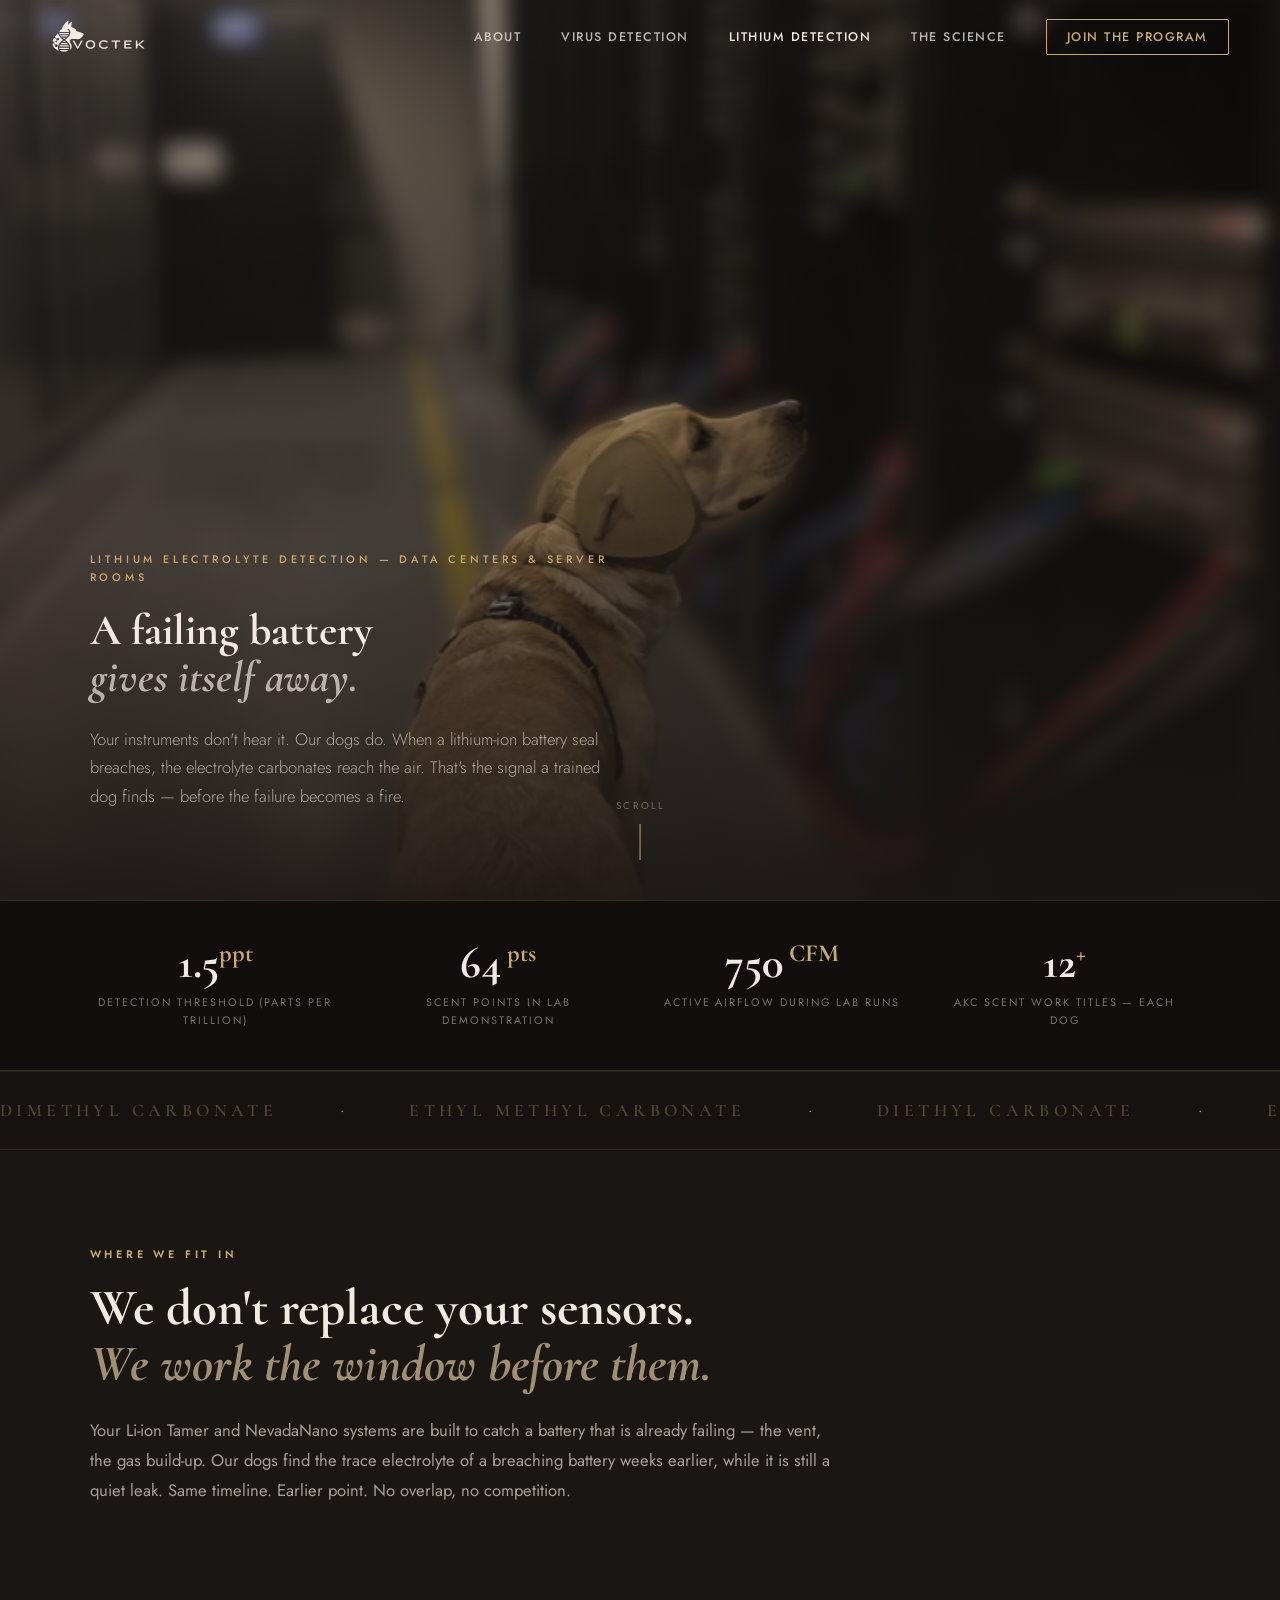
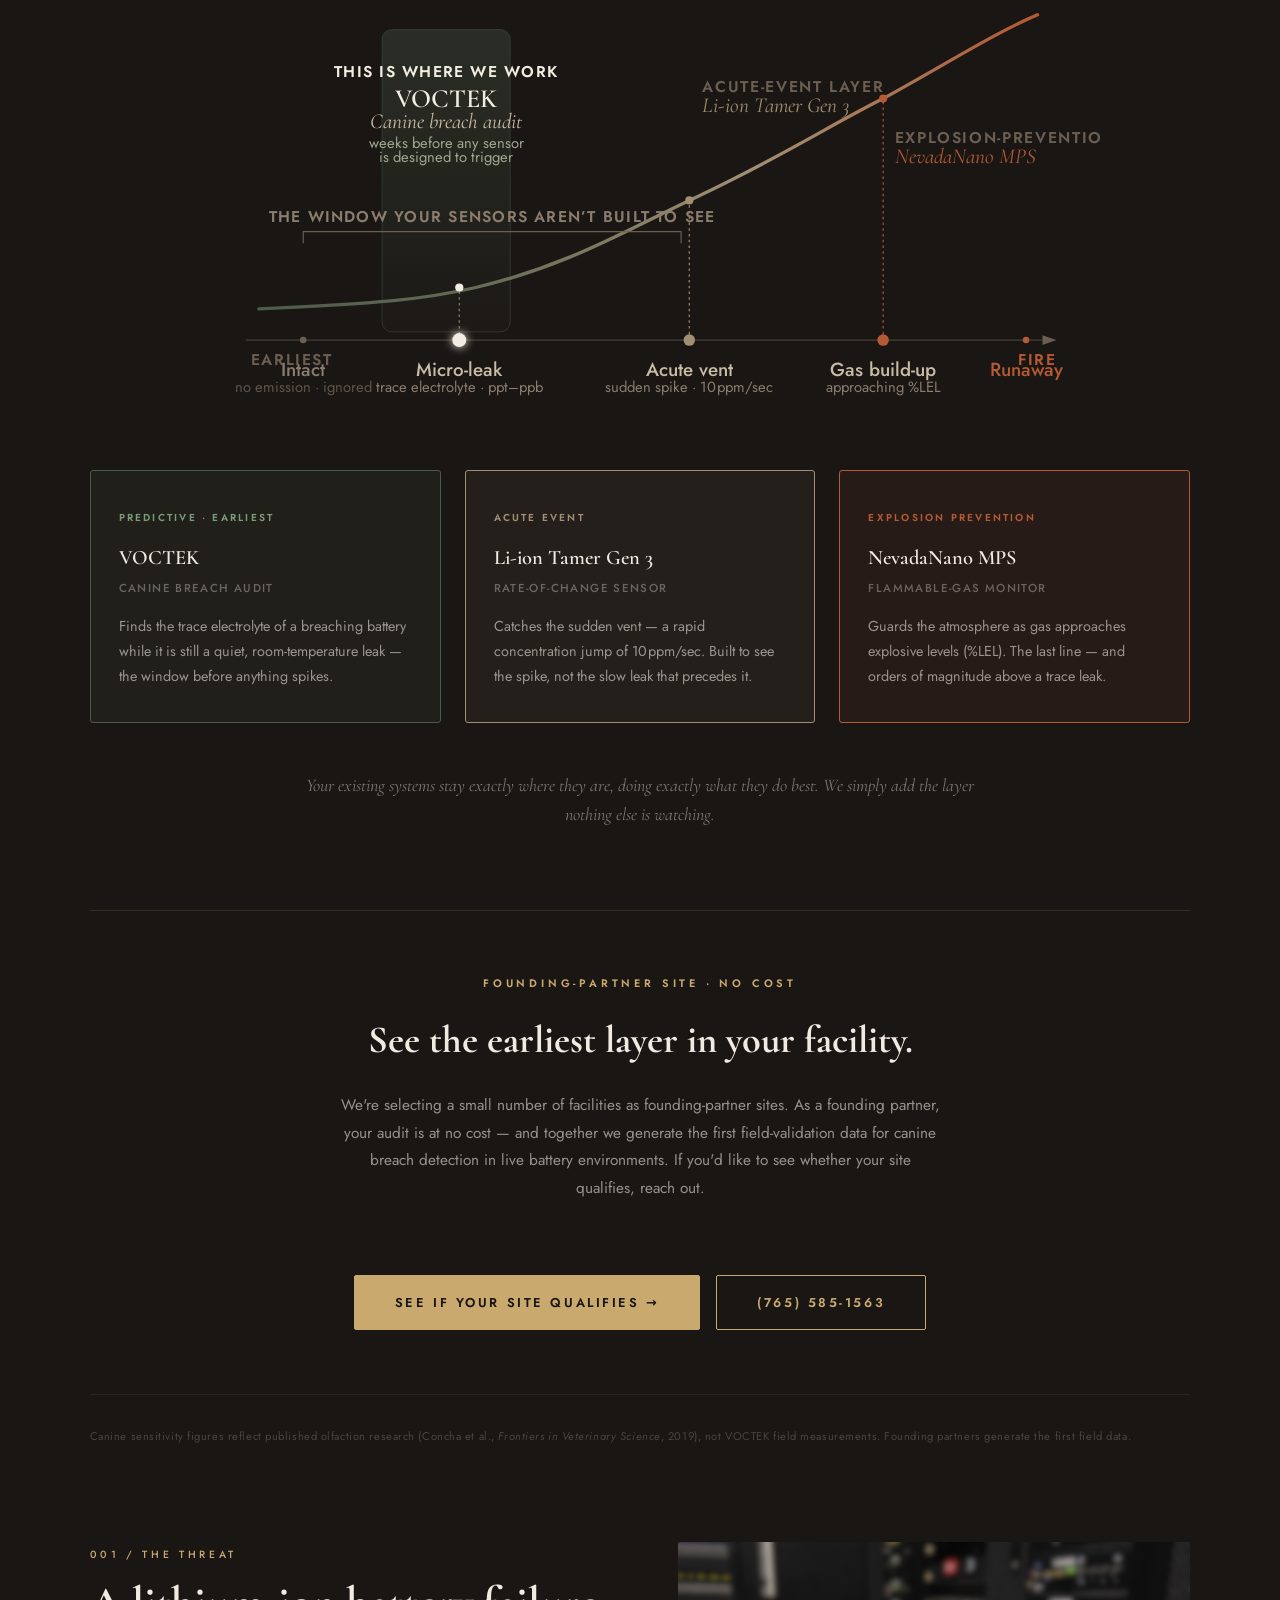
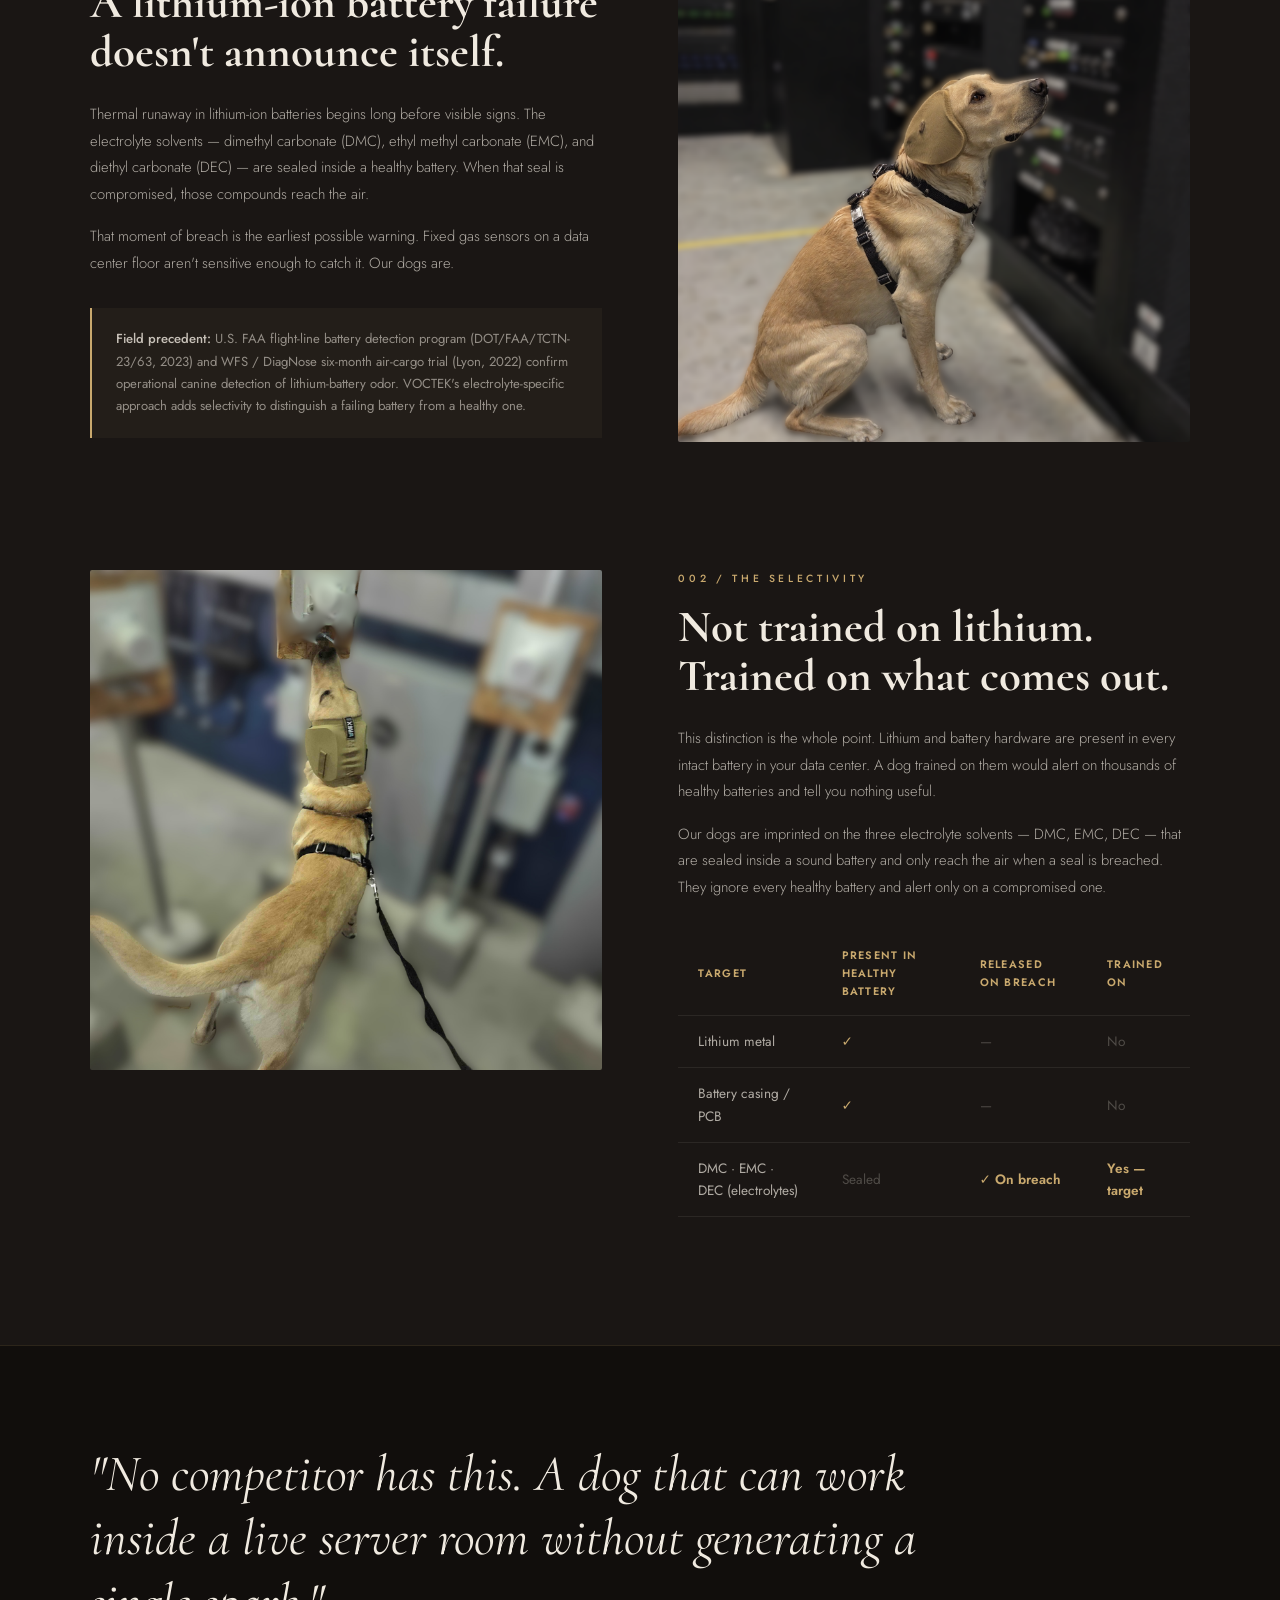
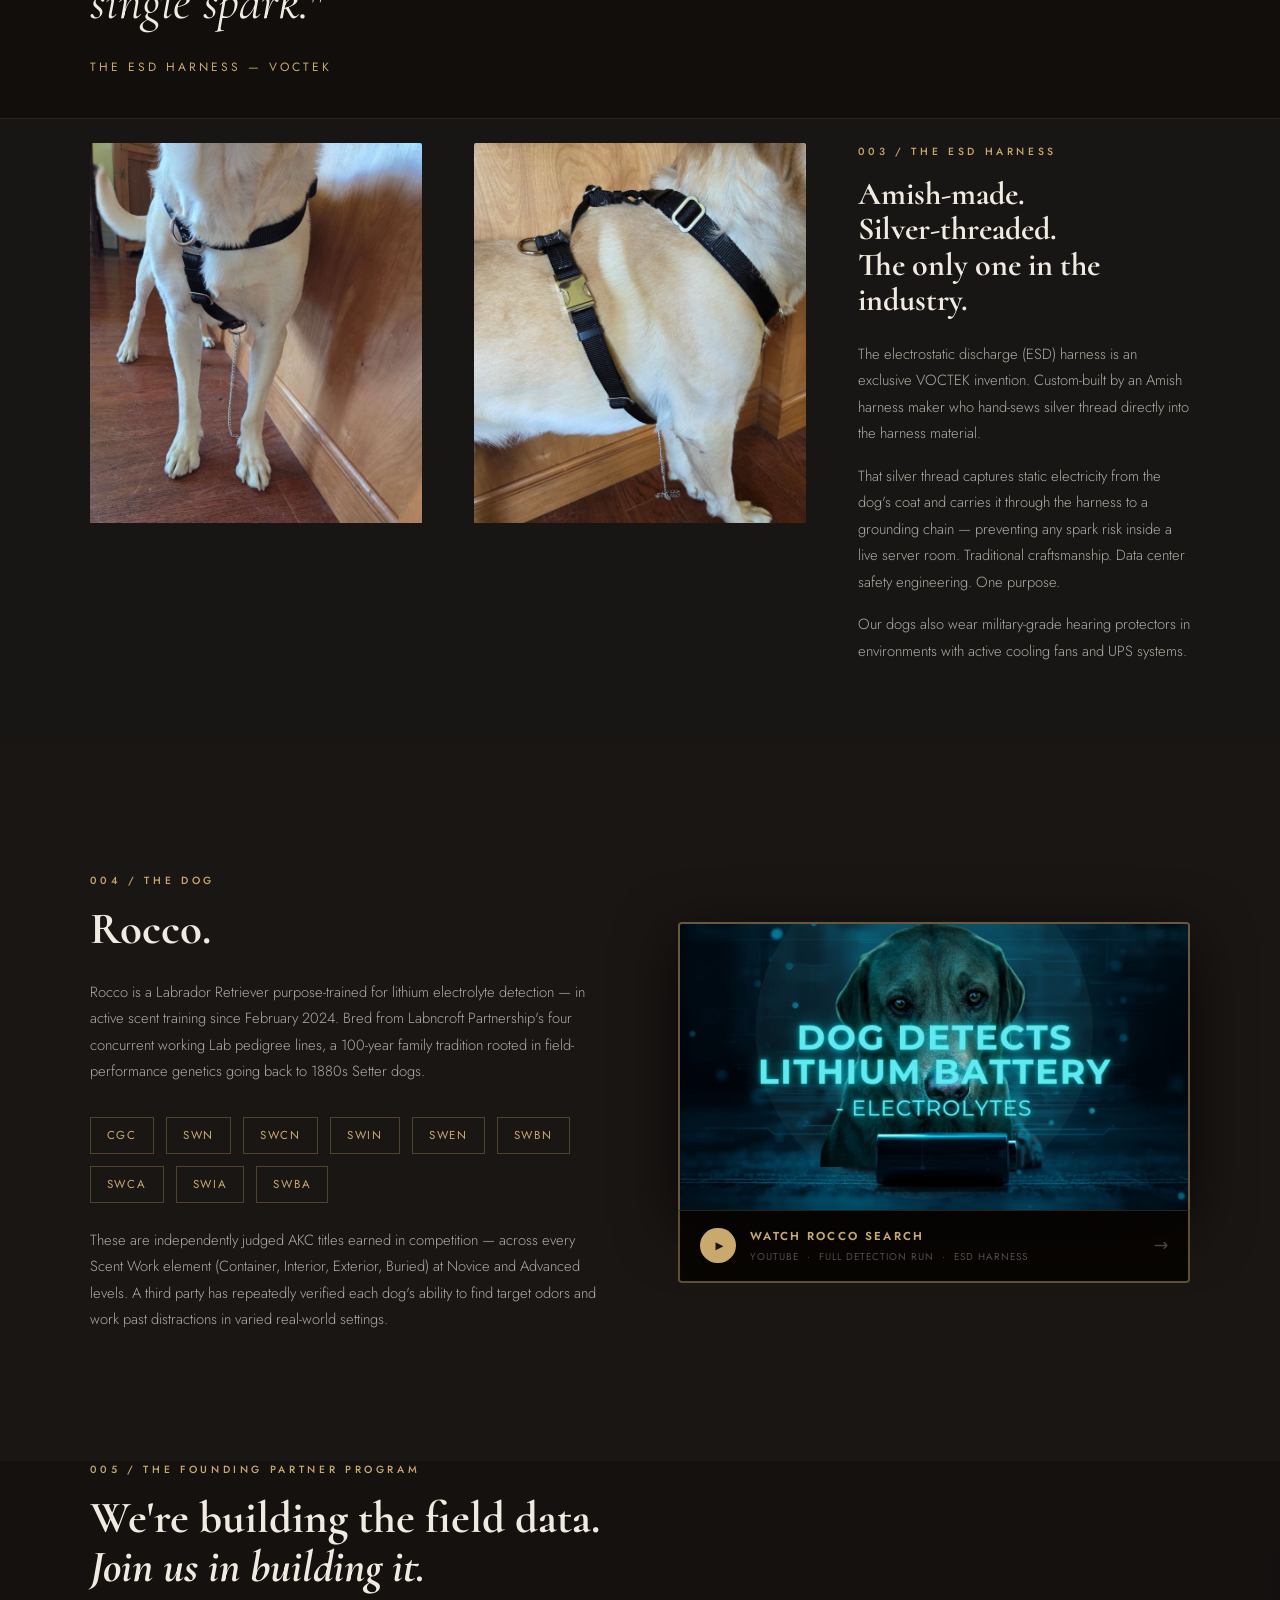
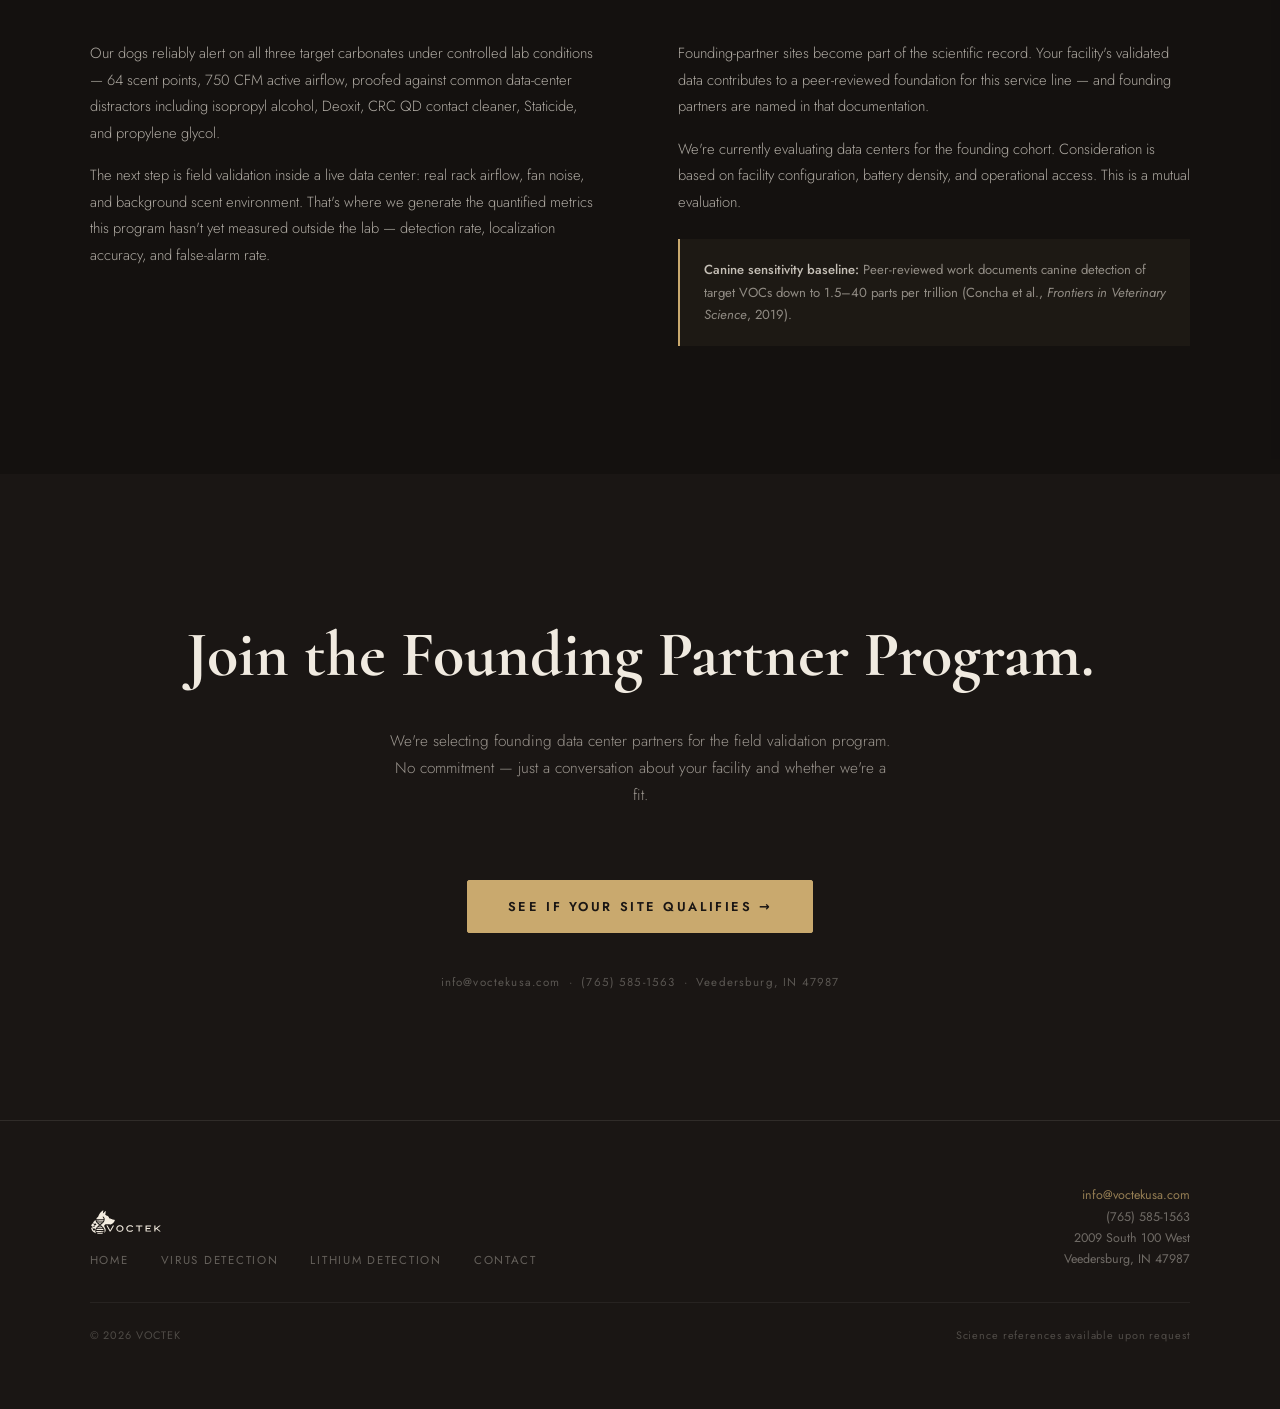
<file: battery-detection.html>
<!DOCTYPE html>
<html lang="en">
<head>
  <meta charset="UTF-8">
  <meta name="viewport" content="width=device-width, initial-scale=1.0">
  <title>Lithium Electrolyte Detection — VOCTEK</title>
  <meta name="description" content="Canine lithium electrolyte detection for data centers and server rooms. Our dogs detect DMC, EMC, and DEC — the carbonates that escape only when a battery seal is breached. Join the Founding Partner Program.">
  <link rel="preconnect" href="https://fonts.googleapis.com">
  <link rel="preconnect" href="https://fonts.gstatic.com" crossorigin>
  <link href="https://fonts.googleapis.com/css2?family=Cormorant:ital,wght@0,400;0,500;0,600;0,700;1,400;1,600&family=Jost:wght@300;400;500;600&display=swap" rel="stylesheet">
    <link rel="icon" href="assets/icons/favicon.ico" sizes="any">
  <link rel="icon" type="image/png" sizes="32x32" href="assets/icons/favicon-32.png">
  <link rel="icon" type="image/png" sizes="16x16" href="assets/icons/favicon-16.png">
  <link rel="apple-touch-icon" href="assets/icons/apple-touch-icon.png">
  <style>.header-logo-img{height:34px;width:auto;display:block}.footer-brand img{height:26px;width:auto;display:block}</style>
  <link rel="stylesheet" href="css/style.css?v=27">
  <style>
    body { background: var(--dark-warm); }
    .battery .service-hero-overlay {
      background: linear-gradient(
        to top,
        rgba(26,22,20,0.95) 0%,
        rgba(26,22,20,0.55) 40%,
        rgba(26,22,20,0.2) 100%
      );
    }
    .selectivity-table {
      width: 100%;
      border-collapse: collapse;
      margin-top: 2rem;
    }
    .selectivity-table th, .selectivity-table td {
      padding: 0.9rem 1.25rem;
      text-align: left;
      font-size: 0.85rem;
      border-bottom: 1px solid rgba(240,234,224,0.08);
    }
    .selectivity-table th {
      font-weight: 600;
      letter-spacing: 0.12em;
      text-transform: uppercase;
      font-size: 0.68rem;
      color: var(--gold);
    }
    .selectivity-table td { color: rgba(240,234,224,0.7); }
    .selectivity-table tr:hover td { color: var(--cream); background: rgba(201,169,110,0.04); }
    .check { color: var(--gold); font-weight: 600; }
    .cross { color: rgba(240,234,224,0.25); }
    .rocco-img-wrap {
      position: relative;
      overflow: visible;
      background: transparent;
    }
    .rocco-img-wrap img {
      display: block;
      width: 100%;
      height: auto;
      max-height: 580px;
      object-fit: contain;
    }
    .rocco-img-wrap::before {
      content: '';
      position: absolute;
      top: 0; bottom: 0; left: 0;
      width: 45%;
      background: linear-gradient(to right, #1A1614 0%, transparent 100%);
      z-index: 1;
      pointer-events: none;
    }
    .rocco-img-wrap::after {
      content: '';
      position: absolute;
      top: 0; left: 0; right: 0;
      height: 30%;
      background: linear-gradient(to bottom, #1A1614 0%, transparent 100%);
      z-index: 1;
      pointer-events: none;
    }

    /* ─── Rocco Video Block ─────────────────────────────────── */
    .rocco-video-block { width: 100%; }
    .rocco-video-frame {
      border: 2px solid rgba(201,169,110,0.45);
      border-bottom: none;
      border-radius: 4px 4px 0 0;
      overflow: hidden;
      box-shadow: 0 16px 60px rgba(0,0,0,0.75);
    }
    .rocco-video-frame img {
      display: block;
      width: 100%;
      height: auto;
    }
    .rocco-video-watch {
      display: flex;
      align-items: center;
      justify-content: space-between;
      gap: 1rem;
      padding: 1rem 1.25rem;
      background: rgba(6,4,2,0.9);
      border: 2px solid rgba(201,169,110,0.45);
      border-top: 1px solid rgba(201,169,110,0.2);
      border-radius: 0 0 4px 4px;
      text-decoration: none;
      transition: background 0.3s ease, border-color 0.3s ease;
    }
    .rocco-video-watch:hover {
      background: rgba(201,169,110,0.07);
      border-color: rgba(201,169,110,0.7);
    }
    .rocco-video-watch-left {
      display: flex;
      align-items: center;
      gap: 0.9rem;
    }
    .rocco-video-play-icon {
      width: 2.2rem;
      height: 2.2rem;
      border-radius: 50%;
      background: var(--gold);
      display: flex;
      align-items: center;
      justify-content: center;
      flex-shrink: 0;
      font-size: 0.65rem;
      color: #1A1614;
      padding-left: 3px;
      transition: transform 0.3s ease;
    }
    .rocco-video-watch:hover .rocco-video-play-icon { transform: scale(1.1); }
    .rocco-video-label {
      font-family: var(--font-body);
      font-size: 0.72rem;
      font-weight: 600;
      letter-spacing: 0.2em;
      text-transform: uppercase;
      color: var(--gold);
    }
    .rocco-video-sub {
      font-family: var(--font-body);
      font-size: 0.62rem;
      letter-spacing: 0.1em;
      text-transform: uppercase;
      color: rgba(240,234,224,0.32);
      margin-top: 0.2rem;
    }
    .rocco-video-arrow {
      color: rgba(240,234,224,0.28);
      font-size: 1.1rem;
      transition: transform 0.3s ease, color 0.3s ease;
    }
    .rocco-video-watch:hover .rocco-video-arrow {
      transform: translateX(5px);
      color: var(--gold);
    }

    /* ─── Where We Fit ─────────────────────────────────── */
    .wwf-section {
      padding: 6rem 7vw;
      border-top: 1px solid rgba(201,169,110,0.12);
    }
    .wwf-header { max-width: 820px; }
    .wwf-eyebrow {
      display: block;
      font-family: var(--font-body);
      font-size: 0.68rem;
      font-weight: 600;
      letter-spacing: 0.35em;
      text-transform: uppercase;
      color: var(--gold);
      margin-bottom: 1rem;
    }
    .wwf-headline {
      font-family: var(--font-display);
      font-size: clamp(2.2rem, 4vw, 4rem);
      font-weight: 700;
      line-height: 1.1;
      color: var(--cream);
      margin: 0 0 1.5rem;
    }
    .wwf-headline em { font-style: italic; color: #A18F73; }
    .wwf-subhead {
      font-size: clamp(0.92rem, 1.3vw, 1.05rem);
      line-height: 1.8;
      color: rgba(240,234,224,0.65);
      max-width: 740px;
    }
    /* Timeline responsive wrappers */
    .aba-tl-desktop { display: block; }
    .aba-tl-mobile  { display: none; }
    .aba-tl-mobile svg { width: 100%; height: auto; display: block; }
    /* Timeline */
    .wwf-timeline-wrap {
      overflow-x: auto;
      margin: 3rem 0 0;
      -webkit-overflow-scrolling: touch;
    }
    .wwf-timeline-inner {
      min-width: 720px;
      max-width: 920px;
      margin: 0 auto;
    }
    .wwf-timeline-inner svg { width: 100%; display: block; }
    /* Cards */
    .wwf-cards {
      display: grid;
      grid-template-columns: repeat(3, 1fr);
      gap: 1.5rem;
      margin-top: 3.5rem;
    }
    .wwf-card {
      padding: 2rem 1.75rem;
      border: 1px solid rgba(240,234,224,0.1);
      border-radius: 3px;
      background: rgba(255,255,255,0.015);
    }
    .wwf-card--ours {
      border-color: #4A5C49;
      background: rgba(74,92,73,0.13);
    }
    .wwf-card--tamer {
      border-color: #A18F73;
      background: rgba(161,143,115,0.08);
    }
    .wwf-card--tamer .wwf-card-tag { color: #A18F73; }
    .wwf-card--nano {
      border-color: #B45A34;
      background: rgba(180,90,52,0.08);
    }
    .wwf-card--nano .wwf-card-tag { color: #B45A34; }
    .wwf-card-tag {
      display: inline-block;
      font-family: var(--font-body);
      font-size: 0.63rem;
      font-weight: 600;
      letter-spacing: 0.22em;
      text-transform: uppercase;
      color: rgba(240,234,224,0.35);
      margin-bottom: 0.9rem;
    }
    .wwf-card--ours .wwf-card-tag { color: #7A9C79; }
    .wwf-card-title {
      font-family: var(--font-display);
      font-size: clamp(1.15rem, 1.6vw, 1.5rem);
      font-weight: 600;
      color: var(--cream);
      margin-bottom: 0.25rem;
    }
    .wwf-card-role {
      font-family: var(--font-body);
      font-size: 0.72rem;
      font-weight: 500;
      letter-spacing: 0.12em;
      text-transform: uppercase;
      color: rgba(240,234,224,0.35);
      margin-bottom: 1rem;
    }
    .wwf-card-desc {
      font-size: 0.9rem;
      line-height: 1.75;
      color: rgba(240,234,224,0.58);
    }
    /* Reassurance */
    .wwf-reassurance {
      text-align: center;
      font-family: var(--font-display);
      font-style: italic;
      font-size: clamp(1rem, 1.4vw, 1.2rem);
      color: rgba(240,234,224,0.45);
      margin: 3rem auto 0;
      max-width: 680px;
      line-height: 1.65;
    }
    /* CTA block */
    .wwf-cta {
      margin-top: 5rem;
      padding-top: 4rem;
      border-top: 1px solid rgba(201,169,110,0.15);
      text-align: center;
    }
    .wwf-cta-heading {
      font-family: var(--font-display);
      font-size: clamp(1.8rem, 3vw, 3rem);
      font-weight: 700;
      color: var(--cream);
      margin: 0.75rem 0 1.25rem;
    }
    .wwf-cta-body {
      font-size: clamp(0.88rem, 1.2vw, 1rem);
      line-height: 1.8;
      color: rgba(240,234,224,0.58);
      max-width: 600px;
      margin: 0 auto 2.5rem;
    }
    .wwf-cta-buttons {
      display: flex;
      gap: 1rem;
      justify-content: center;
      flex-wrap: wrap;
    }
    /* Footnote */
    .wwf-footnote {
      margin-top: 4rem;
      padding-top: 2rem;
      border-top: 1px solid rgba(240,234,224,0.06);
      font-size: 0.7rem;
      color: rgba(240,234,224,0.22);
      letter-spacing: 0.05em;
      line-height: 1.7;
    }
    @media (max-width: 800px) {
      .aba-tl-desktop { display: none; }
      .aba-tl-mobile  { display: block; margin: 3rem 0 0; }
      .wwf-cards { grid-template-columns: 1fr; }
      .wwf-cta-buttons { flex-direction: column; }
      .wwf-cta-buttons .cta-button { width: 100%; text-align: center; }
      .wwf-section { padding: 4rem 6vw; }
      .wwf-headline { font-size: clamp(1.8rem, 5vw, 3rem); }
      .wwf-cta { margin-top: 3rem; padding-top: 3rem; }
      .wwf-cta-body { max-width: 100%; }
      .rocco-video-watch { gap: 0.75rem; padding: 0.85rem 1rem; }
    }
    @media (max-width: 600px) {
      .wwf-section { padding: 3rem 5vw; }
      .wwf-headline { font-size: clamp(1.5rem, 6vw, 2.4rem); }
      .wwf-subhead { font-size: 0.88rem; }
      .wwf-cta-heading { font-size: clamp(1.4rem, 6.5vw, 2rem); }
      .wwf-reassurance { font-size: 0.88rem; margin-top: 2rem; }
      .wwf-card { padding: 1.5rem 1.25rem; }
      .rocco-video-frame { border-width: 1px; }
      .rocco-video-watch { border-width: 1px; }
      .rocco-video-label { font-size: 0.65rem; letter-spacing: 0.15em; }
      .rocco-video-sub { font-size: 0.58rem; }
      .rocco-video-play-icon { width: 1.8rem; height: 1.8rem; font-size: 0.58rem; }
    }
    @media (max-width: 480px) {
      .wwf-section { padding: 2.5rem 5vw; }
      .wwf-headline { font-size: clamp(1.3rem, 7vw, 2rem); }
      .selectivity-table th, .selectivity-table td { padding: 0.7rem 0.75rem; font-size: 0.78rem; }
      .wwf-card-title { font-size: 1.1rem; }
      .rocco-video-watch { flex-wrap: wrap; }
    }
  </style>
</head>
<body class="service-page battery">

  <!-- Header -->
  <header class="site-header scrolled" id="site-header">
    <a href="index.html" class="header-logo" aria-label="VOCTEK — home"><img class="header-logo-img" src="assets/brand/voctek-logo-cream.svg" alt="VOCTEK"></a>
    <button class="hamburger" id="hamburger" aria-label="Menu">
      <span></span><span></span><span></span>
    </button>
    <nav>
      <ul class="site-nav" id="site-nav">
        <li><a href="virus-detection.html#team">About</a></li>
        <li><a href="virus-detection.html">Virus Detection</a></li>
        <li><a href="battery-detection.html" style="color:var(--cream)">Lithium Detection</a></li>
        <li><a href="#science">The Science</a></li>
        <li><a href="#contact" class="nav-cta">Join the Program</a></li>
      </ul>
    </nav>
  </header>

  <!-- Hero -->
  <section class="service-hero battery">
    <img class="service-hero-img"
         src="assets/images/dogs/rocco-server-work.png"
         alt="Detection dog working a live data center rack in ESD harness, VOCTEK">
    <div class="service-hero-overlay"></div>
    <div class="service-hero-content">
      <span class="service-hero-label">Lithium Electrolyte Detection — Data Centers &amp; Server Rooms</span>
      <h1 class="service-hero-heading">
        A failing battery<br>
        <em>gives itself away.</em>
      </h1>
      <p class="service-hero-sub">
        Your instruments don't hear it. Our dogs do.
        When a lithium-ion battery seal breaches, the electrolyte carbonates reach the air.
        That's the signal a trained dog finds — before the failure becomes a fire.
      </p>
    </div>
    <div class="service-scroll-hint">
      <span>Scroll</span>
      <div class="arrow"></div>
    </div>
  </section>

  <!-- Stats Bar -->
  <div class="stats-bar">
    <div class="stat-item">
      <div class="num">1.5<span class="suf">ppt</span></div>
      <div class="lbl">Detection threshold (parts per trillion)</div>
    </div>
    <div class="stat-item">
      <div class="num">64<span class="suf"> pts</span></div>
      <div class="lbl">Scent points in lab demonstration</div>
    </div>
    <div class="stat-item">
      <div class="num">750<span class="suf"> CFM</span></div>
      <div class="lbl">Active airflow during lab runs</div>
    </div>
    <div class="stat-item">
      <div class="num">12<span class="suf">+</span></div>
      <div class="lbl">AKC Scent Work titles — each dog</div>
    </div>
  </div>

  <!-- Marquee strip -->
  <div class="service-marquee">
    <div class="marquee-inner">
      <span>DIMETHYL CARBONATE</span><span class="dot">◆</span>
      <span>ETHYL METHYL CARBONATE</span><span class="dot">◆</span>
      <span>DIETHYL CARBONATE</span><span class="dot">◆</span>
      <span>ELECTROLYTE BREACH</span><span class="dot">◆</span>
      <span>EARLY WARNING</span><span class="dot">◆</span>
      <span>DIMETHYL CARBONATE</span><span class="dot">◆</span>
      <span>ETHYL METHYL CARBONATE</span><span class="dot">◆</span>
      <span>DIETHYL CARBONATE</span><span class="dot">◆</span>
      <span>ELECTROLYTE BREACH</span><span class="dot">◆</span>
      <span>EARLY WARNING</span><span class="dot">◆</span>
    </div>
  </div>

  <!-- Where We Fit — positioned early so visitors understand we're additive, not replacing existing sensors -->
  <section class="service-section wwf-section">
    <div class="wwf-header">
      <span class="wwf-eyebrow">Where we fit in</span>
      <h2 class="wwf-headline">
        We don't replace your sensors.<br>
        <em>We work the window before them.</em>
      </h2>
      <p class="wwf-subhead">
        Your Li-ion Tamer and NevadaNano systems are built to catch a battery
        that is already failing — the vent, the gas build-up. Our dogs find the
        trace electrolyte of a breaching battery weeks earlier, while it is still
        a quiet leak. Same timeline. Earlier point. No overlap, no competition.
      </p>
    </div>

    <!-- Timeline: desktop horizontal / mobile vertical -->
    <div class="aba-tl-desktop">
    <div class="wwf-timeline-wrap">
      <div class="wwf-timeline-inner">
        <svg viewBox="0 0 1120 560" xmlns="http://www.w3.org/2000/svg" role="img"
             aria-label="A battery failure timeline. VOCTEK's canine breach audit detects trace electrolyte at the micro-leak stage, weeks before the Li-ion Tamer detects an acute vent event and before NevadaNano detects explosive gas build-up.">
          <defs>
            <linearGradient id="aba-sev" x1="0" y1="1" x2="1" y2="0">
              <stop offset="0" stop-color="#4A5C49"/>
              <stop offset="0.55" stop-color="#A18F73"/>
              <stop offset="1" stop-color="#B45A34"/>
            </linearGradient>
            <linearGradient id="aba-band" x1="0" y1="0" x2="0" y2="1">
              <stop offset="0" stop-color="#4A5C49" stop-opacity="0.34"/>
              <stop offset="1" stop-color="#4A5C49" stop-opacity="0.04"/>
            </linearGradient>
            <filter id="aba-glow" x="-60%" y="-60%" width="220%" height="220%">
              <feGaussianBlur stdDeviation="6" result="b"/>
              <feMerge><feMergeNode in="b"/><feMergeNode in="SourceGraphic"/></feMerge>
            </filter>
          </defs>
          <style>
            .t-mono  { font: 600 12px/1   'Jost', Arial, sans-serif; letter-spacing: 2px;   text-transform: uppercase; }
            .t-mono2 { font: 600 12.5px/1 'Jost', Arial, sans-serif; letter-spacing: 1.5px; text-transform: uppercase; }
            .t-stage { font: 500 14px/1   'Jost', Arial, sans-serif; }
            .t-note  { font: 400 11.5px/1 'Jost', Arial, sans-serif; }
            .t-sys   { font: italic 400 15px/1 'Cormorant', Georgia, serif; }
            .t-brand { font: 600   21px/1 'Cormorant', Georgia, serif; }
          </style>
          <rect x="246" y="92" width="156" height="368" rx="12" fill="url(#aba-band)"
                stroke="#4A5C49" stroke-opacity="0.55" stroke-width="1"/>
          <path d="M 96,432 C 240,426 300,420 360,406 C 470,380 540,338 620,300
                   C 720,254 792,208 856,176 C 936,132 992,96 1044,74"
                fill="none" stroke="url(#aba-sev)" stroke-width="4" stroke-linecap="round"/>
          <line x1="80" y1="470" x2="1050" y2="470" stroke="#3A332D" stroke-width="2"/>
          <polygon points="1050,464 1067,470 1050,476" fill="#6B5F52"/>
          <text class="t-mono" x="86"   y="500" fill="#6B5F52">EARLIEST</text>
          <text class="t-mono" x="1067" y="500" fill="#B45A34" text-anchor="end">FIRE</text>
          <circle cx="150" cy="470" r="4" fill="#6B5F52"/>
          <text class="t-stage" x="150" y="514" fill="#8A7D6D" text-anchor="middle">Intact</text>
          <text class="t-note"  x="150" y="533" fill="#5F5449" text-anchor="middle">no emission · ignored</text>
          <line x1="340" y1="470" x2="340" y2="406" stroke="#7C8A79" stroke-width="1.4" stroke-dasharray="3 4"/>
          <circle cx="340" cy="470" r="8.5" fill="#F3ECE0" filter="url(#aba-glow)"/>
          <circle cx="340" cy="406" r="5"   fill="#F3ECE0"/>
          <text class="t-stage" x="340" y="514" fill="#C9BCA5" text-anchor="middle">Micro-leak</text>
          <text class="t-note"  x="340" y="533" fill="#8A7D6D" text-anchor="middle">trace electrolyte · ppt–ppb</text>
          <line x1="620" y1="470" x2="620" y2="300" stroke="#A18F73" stroke-width="1.4" stroke-dasharray="3 4"/>
          <circle cx="620" cy="470" r="7" fill="#A18F73"/>
          <circle cx="620" cy="300" r="5" fill="#A18F73"/>
          <text class="t-stage" x="620" y="514" fill="#C9BCA5" text-anchor="middle">Acute vent</text>
          <text class="t-note"  x="620" y="533" fill="#8A7D6D" text-anchor="middle">sudden spike · 10&#8202;ppm/sec</text>
          <line x1="856" y1="470" x2="856" y2="176" stroke="#B45A34" stroke-width="1.4" stroke-dasharray="3 4"/>
          <circle cx="856" cy="470" r="7" fill="#B45A34"/>
          <circle cx="856" cy="176" r="5" fill="#B45A34"/>
          <text class="t-stage" x="856" y="514" fill="#C9BCA5" text-anchor="middle">Gas build-up</text>
          <text class="t-note"  x="856" y="533" fill="#8A7D6D" text-anchor="middle">approaching %LEL</text>
          <circle cx="1030" cy="470" r="4" fill="#B45A34"/>
          <text class="t-stage" x="1030" y="514" fill="#B45A34" text-anchor="middle">Runaway</text>
          <!-- Li-ion Tamer: above the curve (curve is at y≈300 here) -->
          <text class="t-mono" x="636" y="168" fill="#6B5F52">ACUTE-EVENT LAYER</text>
          <text class="t-sys"  x="636" y="192" fill="#A18F73">Li-ion Tamer Gen 3</text>
          <!-- NevadaNano: below the curve (curve is at y≈176 at x=856), above the baseline -->
          <text class="t-mono" x="870" y="230" fill="#6B5F52">EXPLOSION-PREVENTION LAYER</text>
          <text class="t-sys"  x="870" y="254" fill="#B45A34">NevadaNano MPS</text>
          <text class="t-mono2" x="324" y="150" fill="#F3ECE0" text-anchor="middle">THIS IS WHERE WE WORK</text>
          <text class="t-brand" x="324" y="186" fill="#F3ECE0" text-anchor="middle">VOCTEK</text>
          <text class="t-sys"   x="324" y="212" fill="#C9BCA5" text-anchor="middle">Canine breach audit</text>
          <text class="t-note"  x="324" y="236" fill="#9DA88F" text-anchor="middle">weeks before any sensor</text>
          <text class="t-note"  x="324" y="253" fill="#9DA88F" text-anchor="middle">is designed to trigger</text>
          <path d="M 150,352 L 150,338 L 610,338 L 610,352" fill="none" stroke="#6B5F52" stroke-width="1.4"/>
          <text class="t-mono2" x="380" y="326" fill="#8A7D6D" text-anchor="middle">THE WINDOW YOUR SENSORS AREN&#8217;T BUILT TO SEE</text>
        </svg>
      </div>
    </div>
    </div><!-- /.aba-tl-desktop -->

    <!-- Mobile vertical timeline (portrait, scales to full width) -->
    <div class="aba-tl-mobile">
      <svg viewBox="0 0 680 1200" xmlns="http://www.w3.org/2000/svg" role="img"
           aria-label="A battery failure timeline shown top to bottom. VOCTEK's canine breach audit detects trace electrolyte at the micro-leak stage, before the Li-ion Tamer detects an acute vent and before NevadaNano detects explosive gas build-up.">
        <defs>
          <linearGradient id="aba-sevv" x1="0" y1="0" x2="0" y2="1">
            <stop offset="0" stop-color="#4A5C49"/>
            <stop offset="0.55" stop-color="#A18F73"/>
            <stop offset="1" stop-color="#B45A34"/>
          </linearGradient>
          <linearGradient id="aba-bandv" x1="0" y1="0" x2="1" y2="0">
            <stop offset="0" stop-color="#4A5C49" stop-opacity="0.34"/>
            <stop offset="1" stop-color="#4A5C49" stop-opacity="0.04"/>
          </linearGradient>
          <filter id="aba-glowv" x="-60%" y="-60%" width="220%" height="220%">
            <feGaussianBlur stdDeviation="6" result="b"/>
            <feMerge><feMergeNode in="b"/><feMergeNode in="SourceGraphic"/></feMerge>
          </filter>
        </defs>
        <style>
          .t-mono {font:600 19px/1 'Jost',Arial,sans-serif; letter-spacing:2px; text-transform:uppercase;}
          .t-mono2{font:600 19px/1 'Jost',Arial,sans-serif; letter-spacing:1.5px; text-transform:uppercase;}
          .t-stage{font:500 23px/1 'Jost',Arial,sans-serif;}
          .t-note {font:400 18px/1 'Jost',Arial,sans-serif;}
          .t-sys  {font:italic 400 26px/1 'Cormorant',Georgia,serif;}
          .t-brand{font:600 32px/1 'Cormorant',Georgia,serif;}
        </style>
        <!-- severity spine (forest -> stone -> rust, top to bottom) -->
        <rect x="93" y="160" width="6" height="920" rx="3" fill="url(#aba-sevv)"/>
        <!-- direction labels -->
        <text class="t-mono" x="96" y="130" fill="#6B5F52" text-anchor="middle">EARLIEST</text>
        <text class="t-mono" x="96" y="1130" fill="#B45A34" text-anchor="middle">FIRE</text>
        <!-- blind-window bracket -->
        <path d="M 60,200 L 46,200 L 46,600 L 60,600" fill="none" stroke="#6B5F52" stroke-width="1.4"/>
        <text class="t-mono2" x="30" y="400" fill="#8A7D6D" text-anchor="middle"
              transform="rotate(-90 30 400)">THE WINDOW YOUR SENSORS MISS</text>
        <!-- STAGE 1: INTACT -->
        <circle cx="96" cy="200" r="4" fill="#6B5F52"/>
        <line x1="99" y1="200" x2="150" y2="200" stroke="#3A332D" stroke-width="1.4"/>
        <text class="t-stage" x="158" y="196" fill="#8A7D6D">Intact</text>
        <text class="t-note"  x="158" y="220" fill="#5F5449">no emission · healthy batteries ignored</text>
        <!-- STAGE 2: MICRO-LEAK / OURS -->
        <rect x="140" y="326" width="512" height="212" rx="14" fill="url(#aba-bandv)"
              stroke="#4A5C49" stroke-opacity="0.55" stroke-width="1"/>
        <line x1="99" y1="410" x2="150" y2="410" stroke="#7C8A79" stroke-width="1.6"/>
        <circle cx="96" cy="410" r="10" fill="#F3ECE0" filter="url(#aba-glowv)"/>
        <text class="t-mono2" x="164" y="360" fill="#F3ECE0">THIS IS WHERE WE WORK</text>
        <text class="t-brand" x="164" y="394" fill="#F3ECE0">VOCTEK</text>
        <text class="t-sys"   x="164" y="422" fill="#C9BCA5">Canine breach audit</text>
        <text class="t-note"  x="164" y="452" fill="#9DA88F">Micro-leak · trace electrolyte · ppt–ppb</text>
        <text class="t-note"  x="164" y="478" fill="#9DA88F">Alerts weeks before any sensor is</text>
        <text class="t-note"  x="164" y="500" fill="#9DA88F">designed to trigger.</text>
        <!-- STAGE 3: ACUTE VENT / LI-ION TAMER -->
        <line x1="99" y1="680" x2="150" y2="680" stroke="#A18F73" stroke-width="1.4"/>
        <circle cx="96" cy="680" r="7" fill="#A18F73"/>
        <text class="t-mono" x="158" y="654" fill="#6B5F52">ACUTE-EVENT LAYER</text>
        <text class="t-sys"  x="158" y="682" fill="#A18F73">Li-ion Tamer Gen 3</text>
        <text class="t-note" x="158" y="708" fill="#8A7D6D">Acute vent · sudden spike · 10 ppm/sec</text>
        <!-- STAGE 4: GAS BUILD-UP / NEVADANANO -->
        <line x1="99" y1="880" x2="150" y2="880" stroke="#B45A34" stroke-width="1.4"/>
        <circle cx="96" cy="880" r="7" fill="#B45A34"/>
        <text class="t-mono" x="158" y="854" fill="#6B5F52">EXPLOSION-PREVENTION LAYER</text>
        <text class="t-sys"  x="158" y="882" fill="#B45A34">NevadaNano MPS</text>
        <text class="t-note" x="158" y="908" fill="#8A7D6D">Gas build-up · approaching %LEL</text>
        <!-- STAGE 5: RUNAWAY -->
        <line x1="99" y1="1050" x2="150" y2="1050" stroke="#B45A34" stroke-width="1.4"/>
        <circle cx="96" cy="1050" r="4" fill="#B45A34"/>
        <text class="t-stage" x="158" y="1046" fill="#B45A34">Runaway</text>
        <text class="t-note"  x="158" y="1070" fill="#8A7D6D">thermal event · too late</text>
      </svg>
    </div><!-- /.aba-tl-mobile -->

    <div class="wwf-cards">
      <div class="wwf-card wwf-card--ours">
        <span class="wwf-card-tag">Predictive · earliest</span>
        <div class="wwf-card-title">VOCTEK</div>
        <div class="wwf-card-role">Canine breach audit</div>
        <p class="wwf-card-desc">Finds the trace electrolyte of a breaching battery while it is still a quiet, room-temperature leak — the window before anything spikes.</p>
      </div>
      <div class="wwf-card wwf-card--tamer">
        <span class="wwf-card-tag">Acute event</span>
        <div class="wwf-card-title">Li-ion Tamer Gen 3</div>
        <div class="wwf-card-role">Rate-of-change sensor</div>
        <p class="wwf-card-desc">Catches the sudden vent — a rapid concentration jump of 10&#8202;ppm/sec. Built to see the spike, not the slow leak that precedes it.</p>
      </div>
      <div class="wwf-card wwf-card--nano">
        <span class="wwf-card-tag">Explosion prevention</span>
        <div class="wwf-card-title">NevadaNano MPS</div>
        <div class="wwf-card-role">Flammable-gas monitor</div>
        <p class="wwf-card-desc">Guards the atmosphere as gas approaches explosive levels (%LEL). The last line — and orders of magnitude above a trace leak.</p>
      </div>
    </div>

    <p class="wwf-reassurance">
      Your existing systems stay exactly where they are, doing exactly what
      they do best. We simply add the layer nothing else is watching.
    </p>

    <div class="wwf-cta">
      <span class="wwf-eyebrow">Founding-partner site · no cost</span>
      <h3 class="wwf-cta-heading">See the earliest layer in your facility.</h3>
      <p class="wwf-cta-body">
        We're selecting a small number of facilities as founding-partner sites. As a founding partner,
        your audit is at no cost — and together we generate the first field-validation data for canine
        breach detection in live battery environments. If you'd like to see whether your site qualifies,
        reach out.
      </p>
      <div class="wwf-cta-buttons">
        <a href="#contact" class="cta-button primary">See if your site qualifies →</a>
        <a href="tel:+17655851563" class="cta-button">(765) 585-1563</a>
      </div>
    </div>

    <p class="wwf-footnote">
      Canine sensitivity figures reflect published olfaction research
      (Concha et al., <em>Frontiers in Veterinary Science</em>, 2019), not VOCTEK field measurements. Founding partners generate the first field data.
    </p>
  </section>

  <!-- The Threat -->
  <section class="service-section" id="science">
    <div class="section-pair">
      <div>
        <span class="service-label">001 / The Threat</span>
        <h2 class="service-heading">A lithium-ion battery failure doesn't announce itself.</h2>
        <p class="service-body">
          Thermal runaway in lithium-ion batteries begins long before visible signs.
          The electrolyte solvents — dimethyl carbonate (DMC), ethyl methyl carbonate (EMC),
          and diethyl carbonate (DEC) — are sealed inside a healthy battery.
          When that seal is compromised, those compounds reach the air.
        </p>
        <p class="service-body" style="margin-top:1rem">
          That moment of breach is the earliest possible warning. Fixed gas sensors on a
          data center floor aren't sensitive enough to catch it. Our dogs are.
        </p>
        <div class="science-ref">
          <p><strong>Field precedent:</strong> U.S. FAA flight-line battery detection program (DOT/FAA/TCTN-23/63, 2023) and
          WFS / DiagNose six-month air-cargo trial (Lyon, 2022) confirm operational canine detection of lithium-battery odor.
          VOCTEK's electrolyte-specific approach adds selectivity to distinguish a failing battery from a healthy one.</p>
        </div>
      </div>
      <div class="pair-img">
        <img src="assets/images/dogs/rocco-server-scent.png"
             alt="Detection dog locating scent in server environment">
      </div>
    </div>
  </section>

  <!-- The Selectivity -->
  <section class="service-section">
    <div class="section-pair reverse">
      <div>
        <span class="service-label">002 / The Selectivity</span>
        <h2 class="service-heading">Not trained on lithium.<br>Trained on what comes out.</h2>
        <p class="service-body">
          This distinction is the whole point. Lithium and battery hardware are present in every
          intact battery in your data center. A dog trained on them would alert on thousands
          of healthy batteries and tell you nothing useful.
        </p>
        <p class="service-body" style="margin-top:1rem">
          Our dogs are imprinted on the three electrolyte solvents — DMC, EMC, DEC — that are
          sealed inside a sound battery and only reach the air when a seal is breached.
          They ignore every healthy battery and alert only on a compromised one.
        </p>
        <table class="selectivity-table">
          <thead>
            <tr>
              <th>Target</th>
              <th>Present in healthy battery</th>
              <th>Released on breach</th>
              <th>Trained on</th>
            </tr>
          </thead>
          <tbody>
            <tr>
              <td>Lithium metal</td>
              <td><span class="check">✓</span></td>
              <td><span class="cross">—</span></td>
              <td><span class="cross">No</span></td>
            </tr>
            <tr>
              <td>Battery casing / PCB</td>
              <td><span class="check">✓</span></td>
              <td><span class="cross">—</span></td>
              <td><span class="cross">No</span></td>
            </tr>
            <tr>
              <td>DMC · EMC · DEC (electrolytes)</td>
              <td><span class="cross">Sealed</span></td>
              <td><span class="check">✓ On breach</span></td>
              <td><span class="check" style="color:var(--gold)">Yes — target</span></td>
            </tr>
          </tbody>
        </table>
      </div>
      <div class="pair-img" style="align-self:flex-start">
        <img src="assets/images/dogs/Rocco%20search%20train.png"
             alt="Detection dog working a search training scenario">
      </div>
    </div>
  </section>

  <!-- The ESD Harness -->
  <div style="background:rgba(10,8,6,0.55);">
  <section class="pull-quote" style="border-bottom:none; padding-bottom:2.5rem;">
    <blockquote>
      "No competitor has this. A dog that can work inside a live server room
      without generating a single spark."
    </blockquote>
    <cite>The ESD Harness — VOCTEK</cite>
  </section>

  <div class="harness-callout" style="padding-top:1.5rem;">
    <div class="harness-img">
      <img src="assets/images/dogs/rocco-harness-front.jpg"
           alt="ESD harness chest strap with grounding chain — detail">
    </div>
    <div class="harness-img">
      <img src="assets/images/dogs/rocco-harness-side-close.jpg"
           alt="ESD harness side view — brass buckle detail">
    </div>
    <div class="harness-text">
      <span class="service-label">003 / The ESD Harness</span>
      <h2 class="service-heading" style="font-size: clamp(1.8rem, 2.5vw, 2.8rem);">
        Amish-made.<br>Silver-threaded.<br>The only one in the industry.
      </h2>
      <p class="service-body">
        The electrostatic discharge (ESD) harness is an exclusive VOCTEK invention.
        Custom-built by an Amish harness maker who hand-sews silver thread directly into the
        harness material.
      </p>
      <p class="service-body" style="margin-top:1rem">
        That silver thread captures static electricity from the dog's coat and carries it through
        the harness to a grounding chain — preventing any spark risk inside a live server room.
        Traditional craftsmanship. Data center safety engineering. One purpose.
      </p>
      <p class="service-body" style="margin-top:1rem">
        Our dogs also wear military-grade hearing protectors in environments with active cooling
        fans and UPS systems.
      </p>
    </div>
  </div>
  </div><!-- /.harness-combined -->

  <!-- Rocco's Credentials -->
  <section class="service-section">
    <div class="section-pair">
      <div>
        <span class="service-label">004 / The Dog</span>
        <h2 class="service-heading">Rocco.</h2>
        <p class="service-body">
          Rocco is a Labrador Retriever purpose-trained for lithium electrolyte detection —
          in active scent training since February 2024. Bred from Labncroft Partnership's
          four concurrent working Lab pedigree lines, a 100-year family tradition rooted in
          field-performance genetics going back to 1880s Setter dogs.
        </p>
        <div style="margin-top:2rem; display:flex; flex-wrap:wrap; gap:0.75rem;">
          <span style="padding:0.5rem 1rem;border:1px solid rgba(201,169,110,0.3);font-size:0.72rem;letter-spacing:0.15em;text-transform:uppercase;color:var(--gold);">CGC</span>
          <span style="padding:0.5rem 1rem;border:1px solid rgba(201,169,110,0.3);font-size:0.72rem;letter-spacing:0.15em;text-transform:uppercase;color:var(--gold);">SWN</span>
          <span style="padding:0.5rem 1rem;border:1px solid rgba(201,169,110,0.3);font-size:0.72rem;letter-spacing:0.15em;text-transform:uppercase;color:var(--gold);">SWCN</span>
          <span style="padding:0.5rem 1rem;border:1px solid rgba(201,169,110,0.3);font-size:0.72rem;letter-spacing:0.15em;text-transform:uppercase;color:var(--gold);">SWIN</span>
          <span style="padding:0.5rem 1rem;border:1px solid rgba(201,169,110,0.3);font-size:0.72rem;letter-spacing:0.15em;text-transform:uppercase;color:var(--gold);">SWEN</span>
          <span style="padding:0.5rem 1rem;border:1px solid rgba(201,169,110,0.3);font-size:0.72rem;letter-spacing:0.15em;text-transform:uppercase;color:var(--gold);">SWBN</span>
          <span style="padding:0.5rem 1rem;border:1px solid rgba(201,169,110,0.3);font-size:0.72rem;letter-spacing:0.15em;text-transform:uppercase;color:var(--gold);">SWCA</span>
          <span style="padding:0.5rem 1rem;border:1px solid rgba(201,169,110,0.3);font-size:0.72rem;letter-spacing:0.15em;text-transform:uppercase;color:var(--gold);">SWIA</span>
          <span style="padding:0.5rem 1rem;border:1px solid rgba(201,169,110,0.3);font-size:0.72rem;letter-spacing:0.15em;text-transform:uppercase;color:var(--gold);">SWBA</span>
        </div>
        <p class="service-body" style="margin-top:1.5rem">
          These are independently judged AKC titles earned in competition — across every Scent Work
          element (Container, Interior, Exterior, Buried) at Novice and Advanced levels.
          A third party has repeatedly verified each dog's ability to find target odors
          and work past distractions in varied real-world settings.
        </p>
      </div>
      <div class="rocco-video-block">
        <div class="rocco-video-frame">
          <img src="assets/images/dogs/Lithium%20Rocco%20Run%20Thumb.jpg"
               alt="Rocco — Dog Detects Lithium Battery Electrolytes — VOCTEK detection run">
        </div>
        <a href="https://www.youtube.com/watch?v=xchijLUmRxk&t=15s"
           target="_blank" rel="noopener"
           class="rocco-video-watch">
          <div class="rocco-video-watch-left">
            <div class="rocco-video-play-icon">&#9654;</div>
            <div>
              <div class="rocco-video-label">Watch Rocco Search</div>
              <div class="rocco-video-sub">YouTube &nbsp;·&nbsp; Full detection run &nbsp;·&nbsp; ESD harness</div>
            </div>
          </div>
          <span class="rocco-video-arrow">→</span>
        </a>
      </div>
    </div>
  </section>

  <!-- Current Status & Pilot -->
  <section class="service-section" style="background:rgba(0,0,0,0.25);">
    <span class="service-label">005 / The Founding Partner Program</span>
    <h2 class="service-heading" style="max-width:700px;">
      We're building the field data.<br>
      <em>Join us in building it.</em>
    </h2>
    <div class="section-pair" style="margin-top:3rem; align-items:flex-start;">
      <div>
        <p class="service-body">
          Our dogs reliably alert on all three target carbonates under controlled lab conditions —
          64 scent points, 750 CFM active airflow, proofed against common data-center distractors
          including isopropyl alcohol, Deoxit, CRC QD contact cleaner, Staticide, and propylene glycol.
        </p>
        <p class="service-body" style="margin-top:1rem">
          The next step is field validation inside a live data center: real rack airflow, fan noise,
          and background scent environment. That's where we generate the quantified metrics this
          program hasn't yet measured outside the lab — detection rate, localization accuracy, and
          false-alarm rate.
        </p>
      </div>
      <div>
        <p class="service-body">
          Founding-partner sites become part of the scientific record. Your facility's validated data
          contributes to a peer-reviewed foundation for this service line — and founding partners are
          named in that documentation.
        </p>
        <p class="service-body" style="margin-top:1rem">
          We're currently evaluating data centers for the founding cohort. Consideration is based on
          facility configuration, battery density, and operational access. This is a mutual evaluation.
        </p>
        <div class="science-ref" style="margin-top:1.5rem">
          <p><strong>Canine sensitivity baseline:</strong> Peer-reviewed work documents canine
          detection of target VOCs down to 1.5–40 parts per trillion
          (Concha et al., <em>Frontiers in Veterinary Science</em>, 2019).</p>
        </div>
      </div>
    </div>
  </section>

  <!-- CTA -->
  <section class="service-cta" id="contact">
    <h2 class="cta-heading">Join the Founding Partner Program.</h2>
    <p class="cta-body">
      We're selecting founding data center partners for the field validation program.
      No commitment — just a conversation about your facility and whether we're a fit.
    </p>

    <!-- Button shown by default -->
    <div class="demo-cta-wrap" id="pilot-cta-wrap">
      <button class="cta-button primary" id="open-pilot-form">See if your site qualifies →</button>
    </div>

    <!-- Form: hidden until button clicked -->
    <div class="demo-form-wrap" id="pilot-form-wrap">
      <p class="cta-body" style="margin-bottom:2rem;">
        Tell us about your facility and we'll reach out within one business day.
      </p>
      <form class="demo-form" action="https://formspree.io/f/mykqakkn" method="POST">
        <input type="text" name="_gotcha" style="display:none">

        <div class="form-row">
          <div class="form-group">
            <label class="form-label" for="p-name">Your Name</label>
            <input type="text" id="p-name" name="name" placeholder="Jane Smith" required>
          </div>
          <div class="form-group">
            <label class="form-label" for="p-company">Company / Data Center Name</label>
            <input type="text" id="p-company" name="company" placeholder="Acme Data Centers LLC" required>
          </div>
        </div>

        <div class="form-row">
          <div class="form-group">
            <label class="form-label" for="p-role">Your Role</label>
            <select id="p-role" name="role">
              <option value="" disabled selected>Select your role</option>
              <option>Data Center Manager</option>
              <option>Facilities / Operations</option>
              <option>Risk / Safety Officer</option>
              <option>IT / Infrastructure</option>
              <option>Executive / Owner</option>
              <option>Other</option>
            </select>
          </div>
          <div class="form-group">
            <label class="form-label" for="p-phone">Phone Number</label>
            <input type="tel" id="p-phone" name="phone" placeholder="(555) 000-0000">
          </div>
        </div>

        <div class="form-group">
          <label class="form-label" for="p-email">Email Address</label>
          <input type="email" id="p-email" name="email" placeholder="you@company.com" required>
        </div>

        <div class="form-row">
          <div class="form-group">
            <label class="form-label" for="p-location">Facility Location (City, State)</label>
            <input type="text" id="p-location" name="location" placeholder="Indianapolis, IN">
          </div>
          <div class="form-group">
            <label class="form-label" for="p-racks">Approximate Battery Rack Count</label>
            <select id="p-racks" name="rack_count">
              <option value="" disabled selected>Select range</option>
              <option>Under 50 racks</option>
              <option>50 – 200 racks</option>
              <option>200 – 500 racks</option>
              <option>500+ racks</option>
              <option>Not sure</option>
            </select>
          </div>
        </div>

        <div class="form-group">
          <label class="form-label" for="p-message">Anything you'd like us to know? (optional)</label>
          <textarea id="p-message" name="message" placeholder="Current monitoring setup, facility type, timing, questions..."></textarea>
        </div>

        <div style="text-align:center;margin-top:0.75rem;display:flex;gap:1rem;justify-content:center;flex-wrap:wrap;">
          <button type="submit" class="cta-button primary" style="border:none;cursor:pointer;">
            Submit Application →
          </button>
          <button type="button" id="close-pilot-form" class="cta-button" style="border:none;cursor:pointer;background:transparent;border:1px solid rgba(240,234,224,0.25);">
            ← Cancel
          </button>
        </div>
      </form>
    </div>

    <p style="margin-top:2.5rem;font-size:0.72rem;color:rgba(240,234,224,0.3);letter-spacing:0.1em;">
      info@voctekusa.com &nbsp;·&nbsp; (765) 585-1563 &nbsp;·&nbsp; Veedersburg, IN 47987
    </p>
  </section>

  <!-- Footer -->
  <footer class="site-footer">
    <div>
      <div class="footer-brand"><img src="assets/brand/voctek-logo-cream.svg" alt="VOCTEK"></div>
      <div class="footer-nav" style="margin-top:1rem">
        <a href="index.html">Home</a>
        <a href="virus-detection.html">Virus Detection</a>
        <a href="battery-detection.html">Lithium Detection</a>
        <a href="mailto:info@voctekusa.com">Contact</a>
      </div>
    </div>
    <div class="footer-contact">
      <a href="mailto:info@voctekusa.com">info@voctekusa.com</a><br>
      (765) 585-1563<br>
      2009 South 100 West<br>
      Veedersburg, IN 47987
    </div>
    <div class="footer-bottom">
      <p>&copy; 2026 VOCTEK</p>
      <p>Science references available upon request</p>
    </div>
  </footer>

  <script>
    // Mobile nav
    const hamburger = document.getElementById('hamburger');
    const nav = document.getElementById('site-nav');
    const navBg = document.getElementById('mobile-nav-bg');
    hamburger.addEventListener('click', () => {
      const opening = !nav.classList.contains('open');
      nav.classList.toggle('open');
      if (navBg) navBg.classList.toggle('open', opening);
      document.body.classList.toggle('nav-open', opening);
    });
    nav.querySelectorAll('a').forEach(a => a.addEventListener('click', () => {
      nav.classList.remove('open');
      if (navBg) navBg.classList.remove('open');
      document.body.classList.remove('nav-open');
    }));

    // Header scroll
    const header = document.getElementById('site-header');
    window.addEventListener('scroll', () => {
      header.classList.toggle('scrolled', window.scrollY > 50);
    });

    // Scroll-reveal
    const observer = new IntersectionObserver((entries) => {
      entries.forEach(entry => {
        if (entry.isIntersecting) {
          entry.target.style.opacity = '1';
          entry.target.style.transform = 'translateY(0)';
        }
      });
    }, { threshold: 0.08 });

    document.querySelectorAll('.service-section, .pull-quote, .harness-callout, .service-cta').forEach(el => {
      el.style.opacity = '0';
      el.style.transform = 'translateY(40px)';
      el.style.transition = 'opacity 0.9s ease, transform 0.9s ease';
      observer.observe(el);
    });
  </script>

  <script>
    (function() {
      var btn   = document.getElementById('open-pilot-form');
      var close = document.getElementById('close-pilot-form');
      var wrap  = document.getElementById('pilot-form-wrap');
      var cta   = document.getElementById('pilot-cta-wrap');

      function openForm() {
        cta.style.display = 'none';
        wrap.classList.add('open');
      }

      btn.addEventListener('click', function() {
        openForm();
        setTimeout(function() {
          wrap.scrollIntoView({ behavior: 'smooth', block: 'start' });
        }, 50);
      });

      close.addEventListener('click', function() {
        wrap.classList.remove('open');
        cta.style.display = '';
        cta.scrollIntoView({ behavior: 'smooth', block: 'center' });
      });

      if (window.location.hash === '#contact') {
        openForm();
      }
    })();
  </script>
  <div id="mobile-nav-bg"></div>
</body>
</html>
</file>
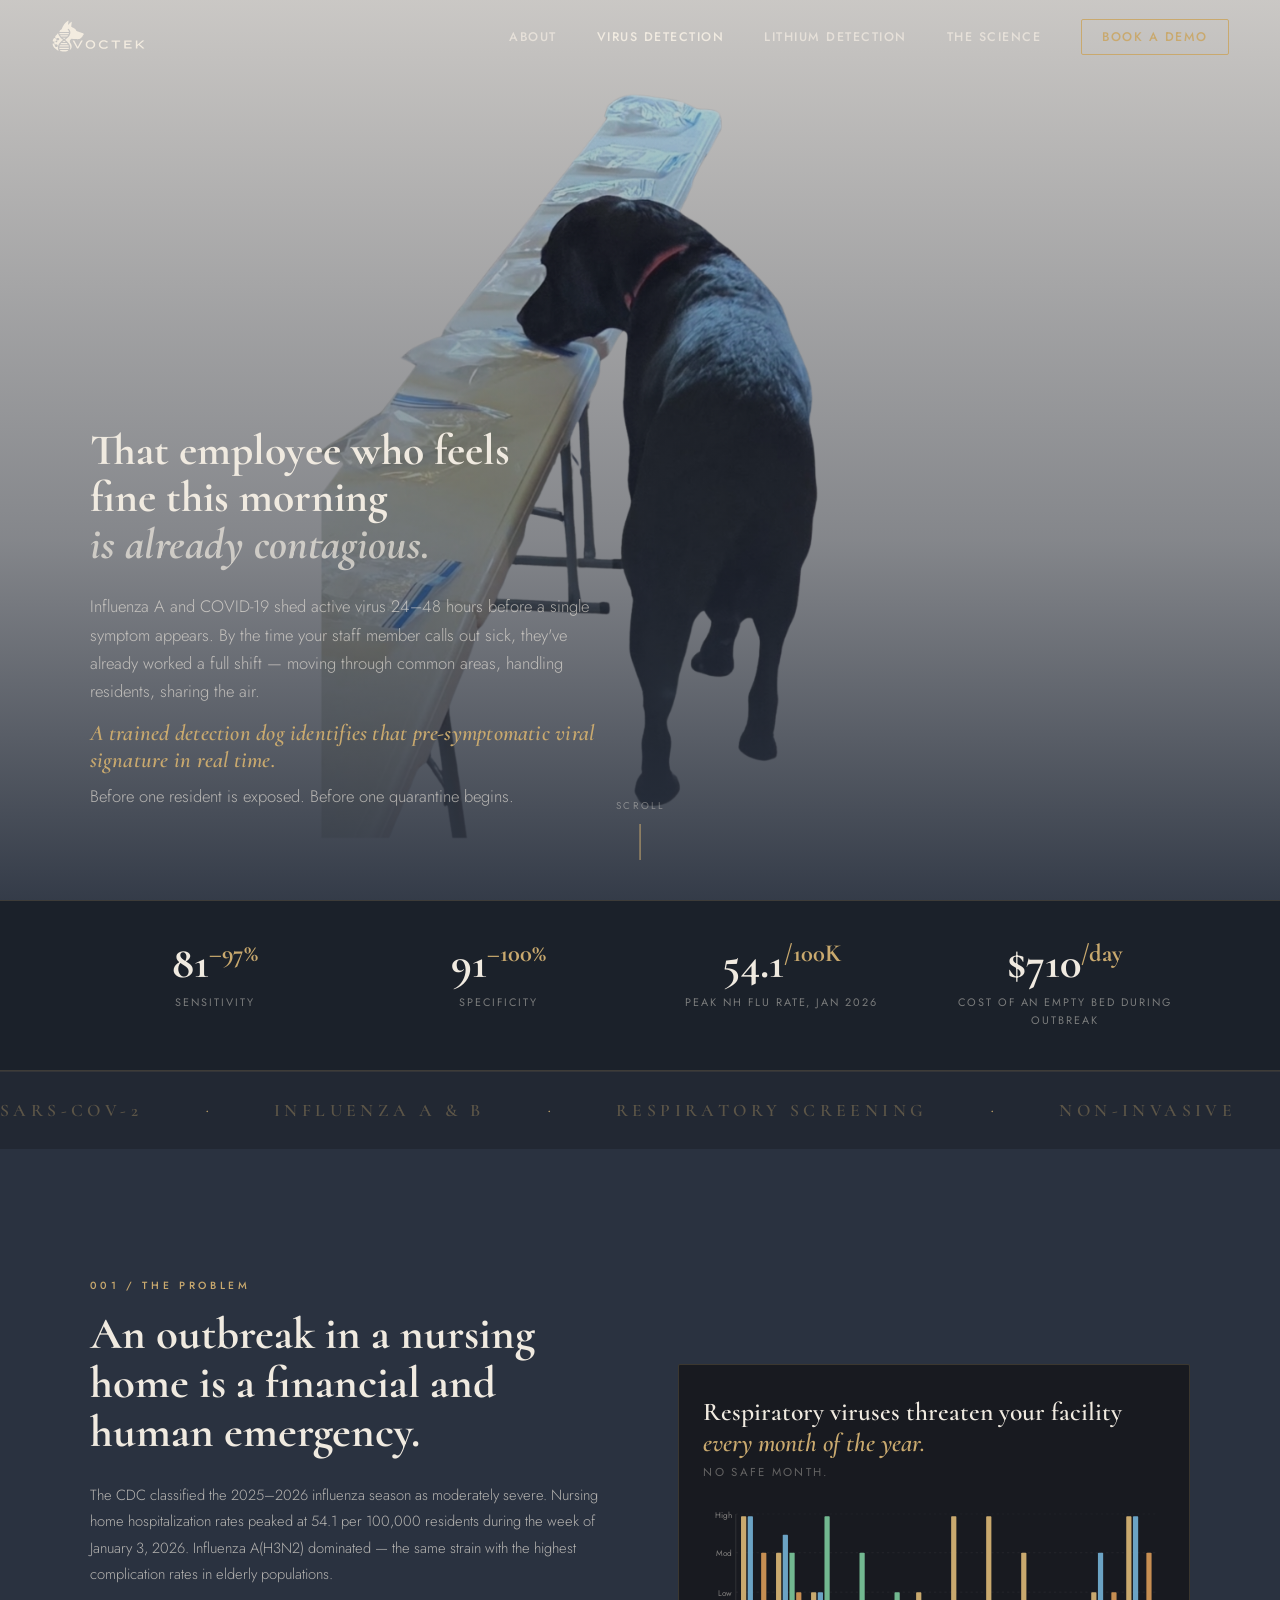
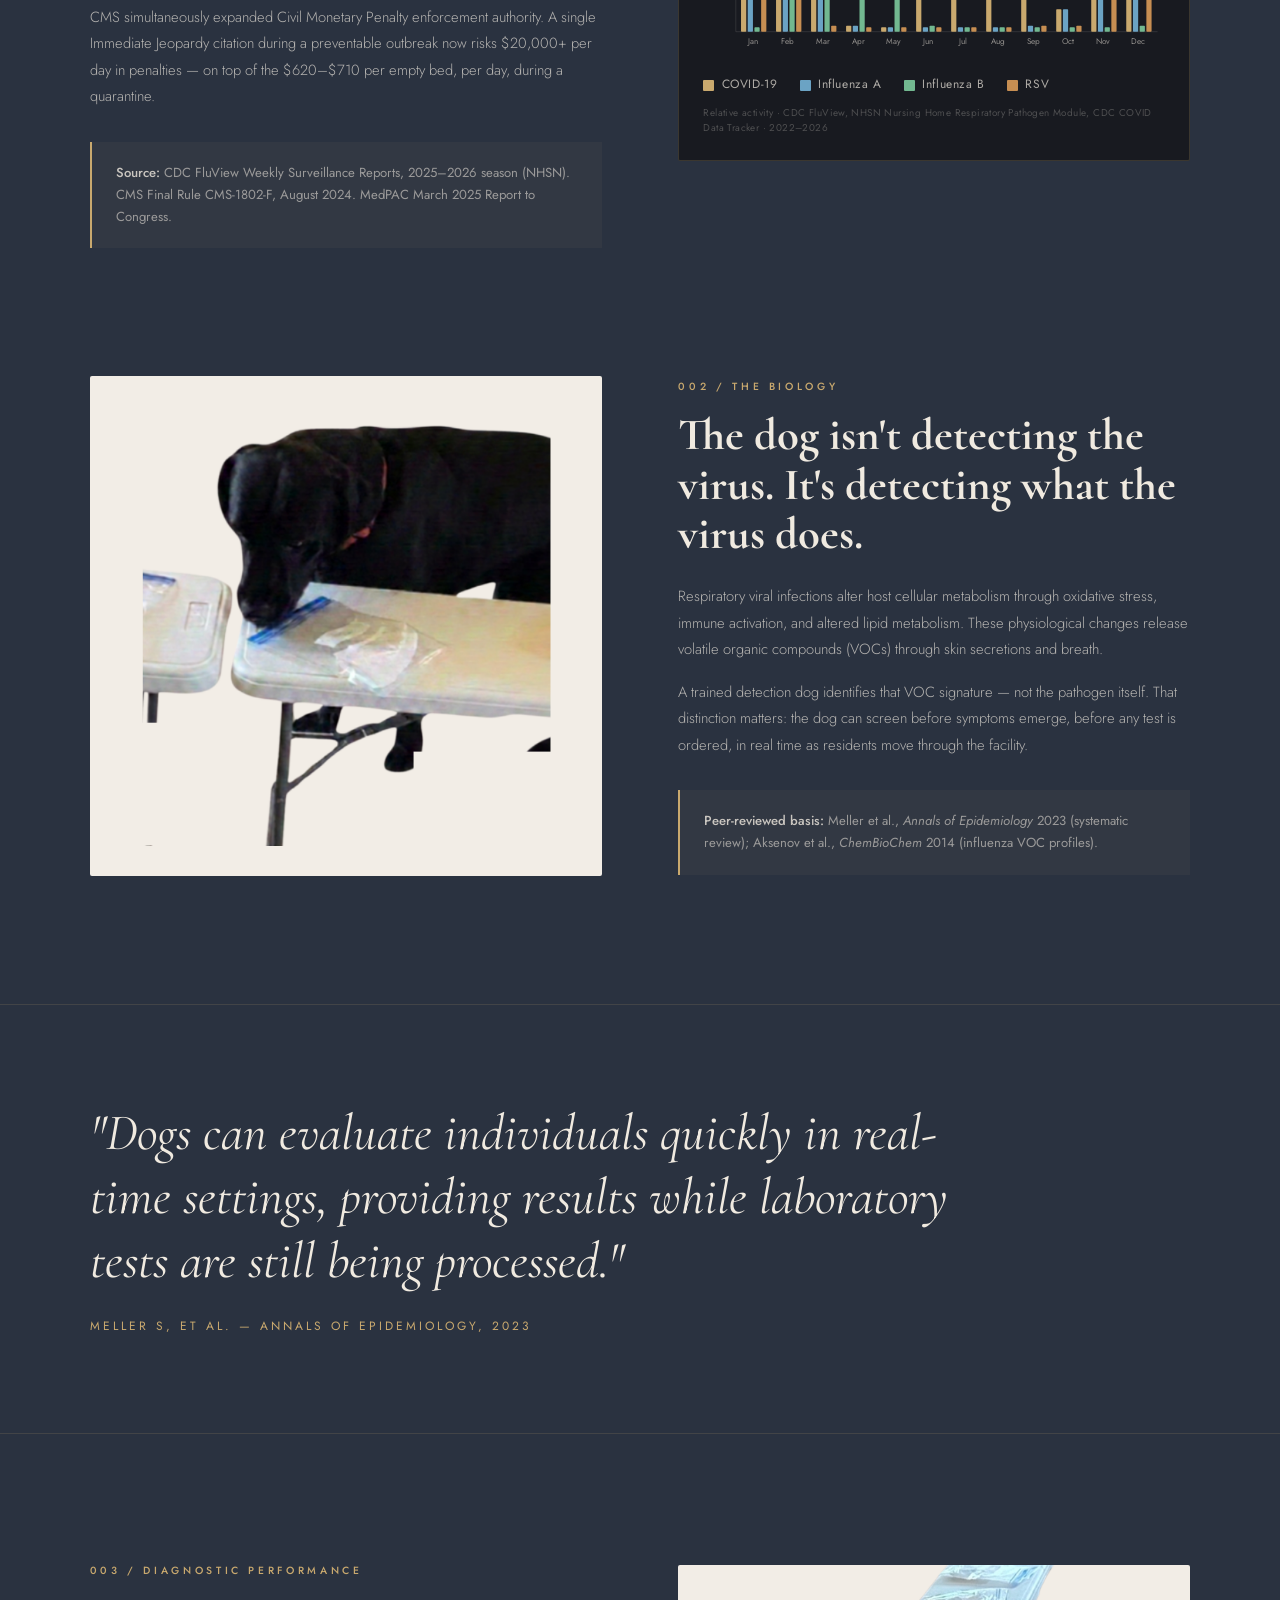
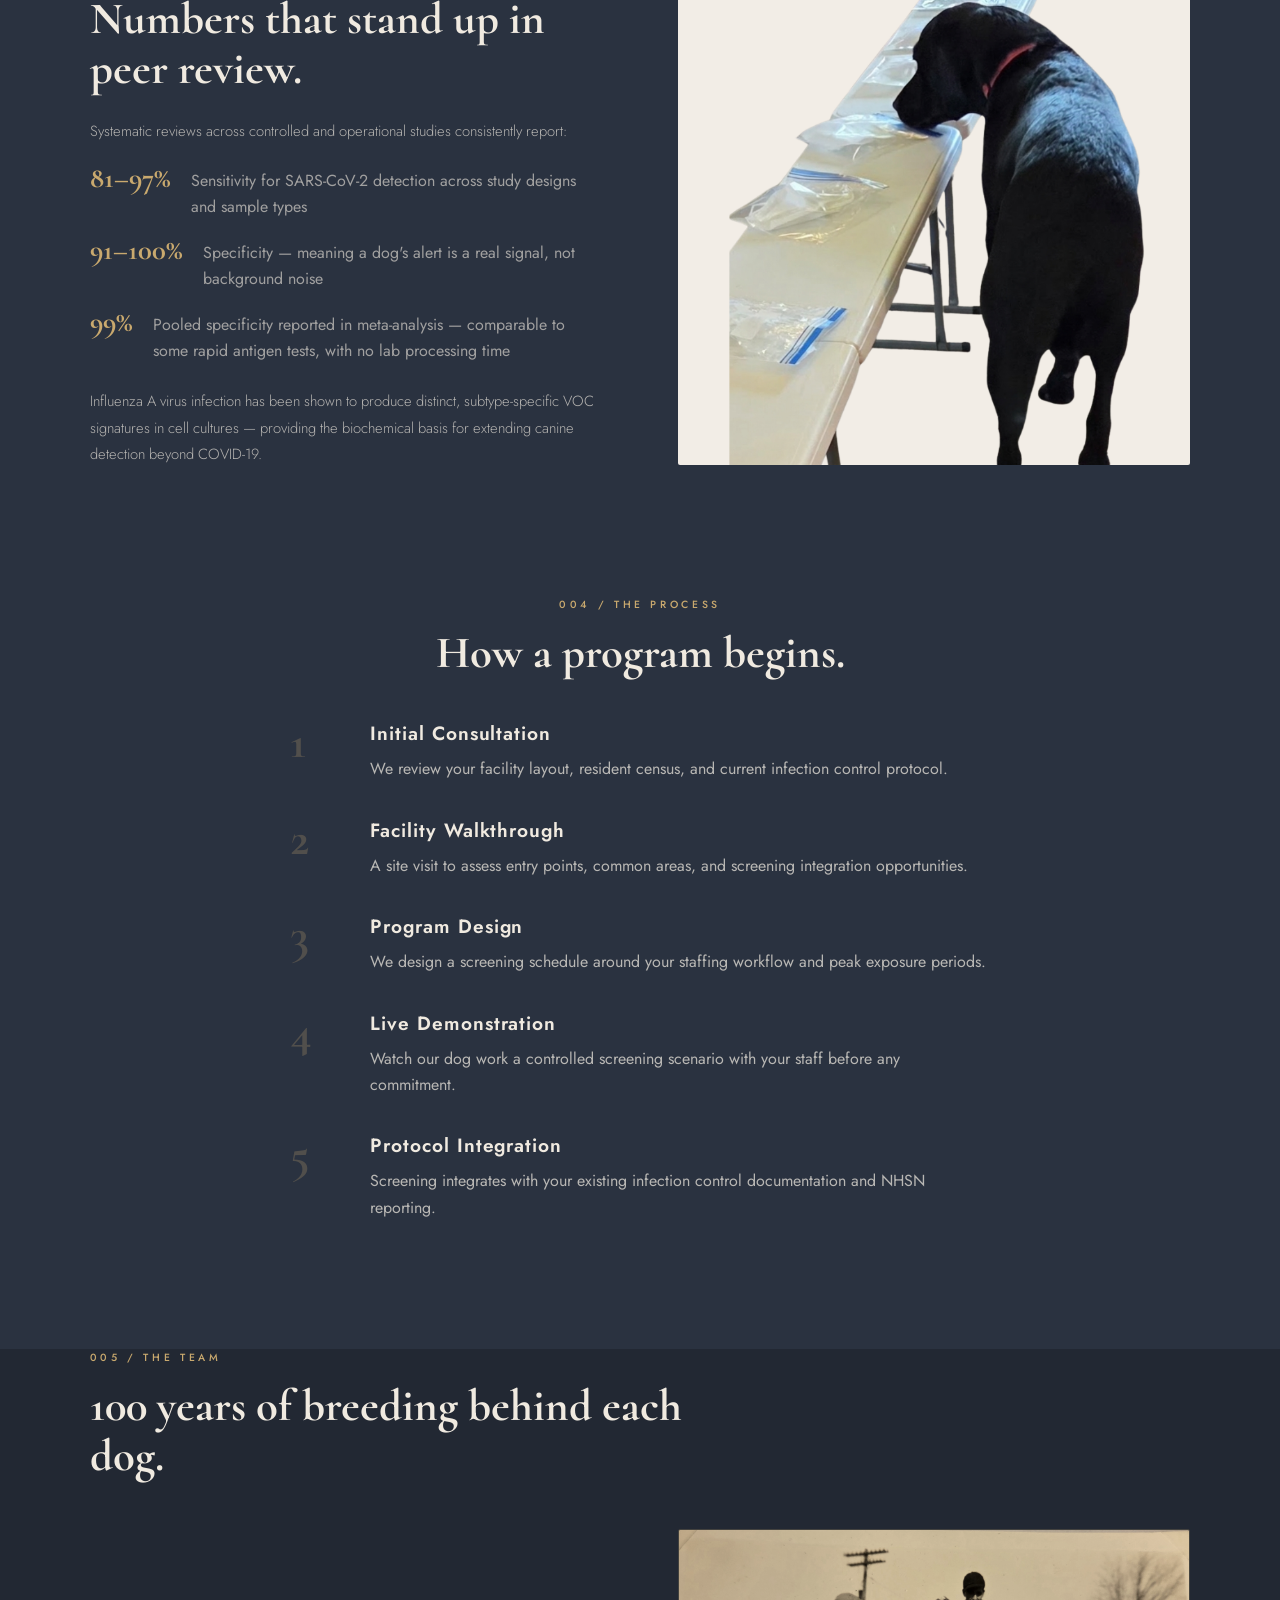
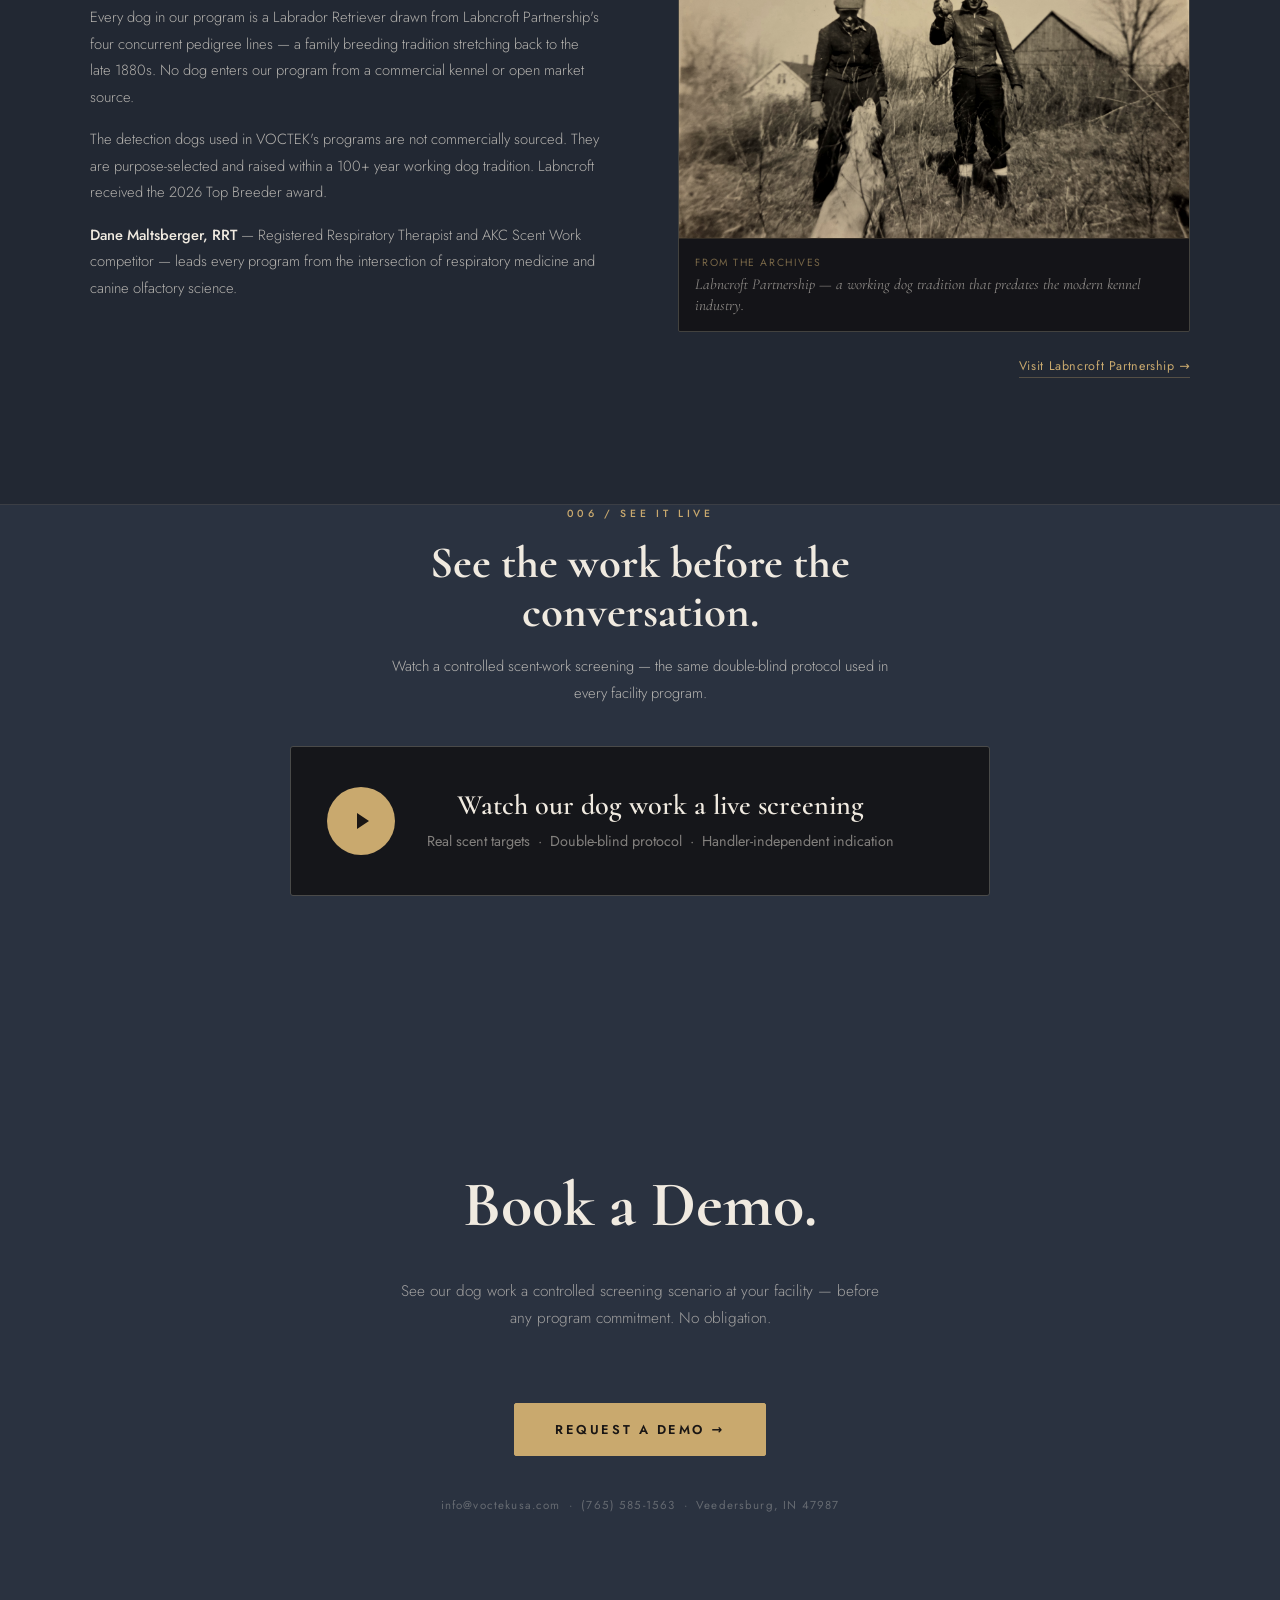
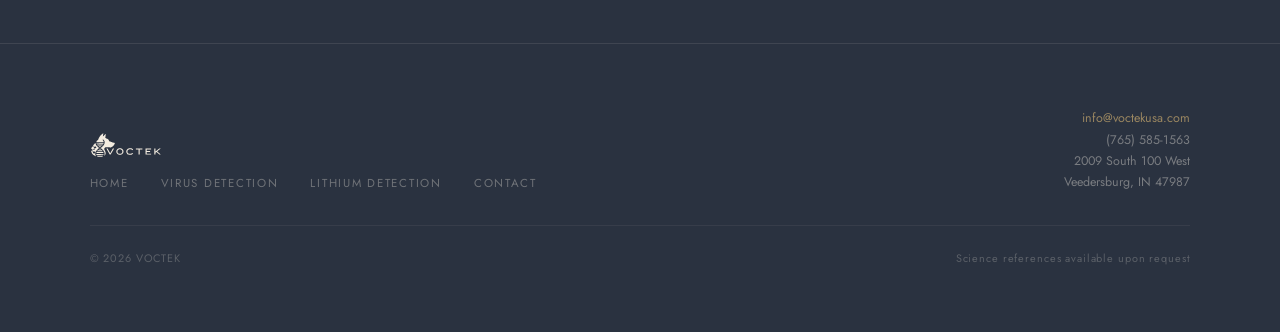
<file: virus-detection.html>
<!DOCTYPE html>
<html lang="en">
<head>
  <meta charset="UTF-8">
  <meta name="viewport" content="width=device-width, initial-scale=1.0">
  <title>Virus Detection — VOCTEK</title>
  <meta name="description" content="Canine virus detection for skilled nursing facilities and long-term care. 81–97% sensitivity. Non-invasive. Immediate results. Book a demo.">
  <link rel="preconnect" href="https://fonts.googleapis.com">
  <link rel="preconnect" href="https://fonts.gstatic.com" crossorigin>
  <link href="https://fonts.googleapis.com/css2?family=Cormorant:ital,wght@0,400;0,500;0,600;0,700;1,400;1,600&family=Jost:wght@300;400;500;600&display=swap" rel="stylesheet">
    <link rel="icon" href="assets/icons/favicon.ico" sizes="any">
  <link rel="icon" type="image/png" sizes="32x32" href="assets/icons/favicon-32.png">
  <link rel="icon" type="image/png" sizes="16x16" href="assets/icons/favicon-16.png">
  <link rel="apple-touch-icon" href="assets/icons/apple-touch-icon.png">
  <style>.header-logo-img{height:34px;width:auto;display:block}.footer-brand img{height:26px;width:auto;display:block}</style>
  <link rel="stylesheet" href="css/style.css?v=27">
  <style>
    body { background: var(--deep-slate); }
  </style>
</head>
<body class="service-page virus">

  <!-- Header -->
  <header class="site-header scrolled" id="site-header">
    <a href="index.html" class="header-logo" aria-label="VOCTEK — home"><img class="header-logo-img" src="assets/brand/voctek-logo-cream.svg" alt="VOCTEK"></a>
    <button class="hamburger" id="hamburger" aria-label="Menu">
      <span></span><span></span><span></span>
    </button>
    <nav>
      <ul class="site-nav" id="site-nav">
        <li><a href="virus-detection.html#team">About</a></li>
        <li><a href="virus-detection.html" style="color:var(--cream)">Virus Detection</a></li>
        <li><a href="battery-detection.html">Lithium Detection</a></li>
        <li><a href="#science">The Science</a></li>
        <li><a href="#contact" class="nav-cta">Book a Demo</a></li>
      </ul>
    </nav>
  </header>

  <!-- Hero -->
  <section class="service-hero">
    <img class="service-hero-img"
         src="assets/images/dogs/deacon-bench-1.png"
         alt="Deacon, black Labrador Retriever, VOCTEK detection dog">
    <div class="service-hero-overlay"></div>
    <div class="service-hero-content">
      <h1 class="service-hero-heading">
        That employee who feels<br>fine this morning<br>
        <em>is already contagious.</em>
      </h1>
      <p class="service-hero-sub">
        Influenza A and COVID-19 shed active virus 24–48 hours before a single symptom appears.
        By the time your staff member calls out sick, they've already worked a full shift —
        moving through common areas, handling residents, sharing the air.
        <span style="display:block;margin:0.9rem 0 0.5rem;font-family:var(--font-display);font-size:1.35em;font-weight:600;font-style:italic;color:var(--gold);letter-spacing:0.01em;line-height:1.2">A trained detection dog identifies that pre-symptomatic viral signature in real time.</span>
        Before one resident is exposed. Before one quarantine begins.
      </p>
    </div>
    <div class="service-scroll-hint">
      <span>Scroll</span>
      <div class="arrow"></div>
    </div>
  </section>

  <!-- Stats Bar -->
  <div class="stats-bar">
    <div class="stat-item">
      <div class="num">81<span class="suf">–97%</span></div>
      <div class="lbl">Sensitivity</div>
    </div>
    <div class="stat-item">
      <div class="num">91<span class="suf">–100%</span></div>
      <div class="lbl">Specificity</div>
    </div>
    <div class="stat-item">
      <div class="num">54.1<span class="suf">/100K</span></div>
      <div class="lbl">Peak NH flu rate, Jan 2026</div>
    </div>
    <div class="stat-item">
      <div class="num">$710<span class="suf">/day</span></div>
      <div class="lbl">Cost of an empty bed during outbreak</div>
    </div>
  </div>

  <!-- Marquee strip -->
  <div class="service-marquee">
    <div class="marquee-inner">
      <span>SARS-CoV-2</span><span class="dot">◆</span>
      <span>INFLUENZA A &amp; B</span><span class="dot">◆</span>
      <span>RESPIRATORY SCREENING</span><span class="dot">◆</span>
      <span>NON-INVASIVE</span><span class="dot">◆</span>
      <span>IMMEDIATE RESULTS</span><span class="dot">◆</span>
      <span>SARS-CoV-2</span><span class="dot">◆</span>
      <span>INFLUENZA A &amp; B</span><span class="dot">◆</span>
      <span>RESPIRATORY SCREENING</span><span class="dot">◆</span>
      <span>NON-INVASIVE</span><span class="dot">◆</span>
      <span>IMMEDIATE RESULTS</span><span class="dot">◆</span>
    </div>
  </div>

  <!-- The Problem -->
  <section class="service-section">
    <div class="section-pair">
      <div>
        <span class="service-label">001 / The Problem</span>
        <h2 class="service-heading">An outbreak in a nursing home is a financial and human emergency.</h2>
        <p class="service-body">
          The CDC classified the 2025–2026 influenza season as moderately severe. Nursing home
          hospitalization rates peaked at 54.1 per 100,000 residents during the week of January 3, 2026.
          Influenza A(H3N2) dominated — the same strain with the highest complication rates in elderly populations.
        </p>
        <p class="service-body" style="margin-top:1rem">
          CMS simultaneously expanded Civil Monetary Penalty enforcement authority. A single Immediate
          Jeopardy citation during a preventable outbreak now risks $20,000+ per day in penalties —
          on top of the $620–$710 per empty bed, per day, during a quarantine.
        </p>
        <div class="science-ref">
          <p><strong>Source:</strong> CDC FluView Weekly Surveillance Reports, 2025–2026 season (NHSN).
          CMS Final Rule CMS-1802-F, August 2024. MedPAC March 2025 Report to Congress.</p>
        </div>
      </div>
      <!-- Year-round virus threat chart (4 viruses × 12 months) -->
      <div style="background:rgba(10,8,7,0.55);border:1px solid rgba(201,169,110,0.2);border-radius:2px;padding:2rem 1.5rem 1.5rem;display:flex;flex-direction:column">
        <p style="font-family:var(--font-display);font-size:clamp(1.2rem,2vw,1.65rem);font-weight:600;color:var(--cream);line-height:1.2;margin-bottom:0.3rem">Respiratory viruses threaten your facility<br><em style="color:var(--gold)">every month of the year.</em></p>
        <p style="font-family:var(--font-body);font-size:0.72rem;letter-spacing:0.2em;text-transform:uppercase;color:rgba(240,234,224,0.35);margin-bottom:1.4rem">No safe month.</p>

        <svg viewBox="0 0 620 205" xmlns="http://www.w3.org/2000/svg" style="width:100%;height:auto;display:block">

          <!-- chart area x:44–610, y:12–170, height 158 | 12 groups × 47px | bars w=7 gap 2 offset: C+7 A+16 B+25 R+34 -->
          <!-- Y scale: Low≈53 Mod≈106 High≈158, bottom y=170 -->

          <!-- Gridlines -->
          <line x1="44" y1="170" x2="610" y2="170" stroke="rgba(240,234,224,0.15)" stroke-width="1"/>
          <line x1="44" y1="117" x2="610" y2="117" stroke="rgba(240,234,224,0.07)" stroke-width="1" stroke-dasharray="3,4"/>
          <line x1="44" y1="64"  x2="610" y2="64"  stroke="rgba(240,234,224,0.07)" stroke-width="1" stroke-dasharray="3,4"/>
          <line x1="44" y1="12"  x2="610" y2="12"  stroke="rgba(240,234,224,0.04)" stroke-width="1" stroke-dasharray="3,4"/>
          <line x1="44" y1="12"  x2="44"  y2="170" stroke="rgba(240,234,224,0.15)" stroke-width="1"/>

          <!-- Y labels -->
          <text x="39" y="122" text-anchor="end" font-family="Jost,sans-serif" font-size="11" fill="rgba(240,234,224,0.5)">Low</text>
          <text x="39" y="69"  text-anchor="end" font-family="Jost,sans-serif" font-size="11" fill="rgba(240,234,224,0.5)">Mod</text>
          <text x="39" y="17"  text-anchor="end" font-family="Jost,sans-serif" font-size="11" fill="rgba(240,234,224,0.5)">High</text>

          <!-- JAN x=44  COVID=High FluA=High FluB=trace RSV=Mod -->
          <rect x="51"  y="15"  width="7" height="155" fill="#C9A96E" rx="1"/>
          <rect x="60"  y="15"  width="7" height="155" fill="#6BA3C4" rx="1"/>
          <rect x="69"  y="164" width="7" height="6"   fill="#72B890" rx="1"/>
          <rect x="78"  y="64"  width="7" height="106" fill="#C68E52" rx="1"/>
          <!-- FEB x=91  COVID=Mod FluA=HighMod FluB=Mod RSV=Low -->
          <rect x="98"  y="64"  width="7" height="106" fill="#C9A96E" rx="1"/>
          <rect x="107" y="40"  width="7" height="130" fill="#6BA3C4" rx="1"/>
          <rect x="116" y="64"  width="7" height="106" fill="#72B890" rx="1"/>
          <rect x="125" y="117" width="7" height="53"  fill="#C68E52" rx="1"/>
          <!-- MAR x=138  COVID=Low FluA=Low FluB=High RSV=trace -->
          <rect x="145" y="117" width="7" height="53"  fill="#C9A96E" rx="1"/>
          <rect x="154" y="117" width="7" height="53"  fill="#6BA3C4" rx="1"/>
          <rect x="163" y="15"  width="7" height="155" fill="#72B890" rx="1"/>
          <rect x="172" y="162" width="7" height="8"   fill="#C68E52" rx="1"/>
          <!-- APR x=185  COVID=trace FluA=trace FluB=Mod RSV=trace -->
          <rect x="192" y="162" width="7" height="8"   fill="#C9A96E" rx="1"/>
          <rect x="201" y="162" width="7" height="8"   fill="#6BA3C4" rx="1"/>
          <rect x="210" y="64"  width="7" height="106" fill="#72B890" rx="1"/>
          <rect x="219" y="164" width="7" height="6"   fill="#C68E52" rx="1"/>
          <!-- MAY x=232  COVID=trace FluA=trace FluB=Low RSV=trace -->
          <rect x="239" y="164" width="7" height="6"   fill="#C9A96E" rx="1"/>
          <rect x="248" y="164" width="7" height="6"   fill="#6BA3C4" rx="1"/>
          <rect x="257" y="117" width="7" height="53"  fill="#72B890" rx="1"/>
          <rect x="266" y="164" width="7" height="6"   fill="#C68E52" rx="1"/>
          <!-- JUN x=279  COVID=Low FluA=trace FluB=trace RSV=trace -->
          <rect x="286" y="117" width="7" height="53"  fill="#C9A96E" rx="1"/>
          <rect x="295" y="164" width="7" height="6"   fill="#6BA3C4" rx="1"/>
          <rect x="304" y="162" width="7" height="8"   fill="#72B890" rx="1"/>
          <rect x="313" y="164" width="7" height="6"   fill="#C68E52" rx="1"/>
          <!-- JUL x=326  COVID=High FluA=trace FluB=trace RSV=trace -->
          <rect x="333" y="15"  width="7" height="155" fill="#C9A96E" rx="1"/>
          <rect x="342" y="164" width="7" height="6"   fill="#6BA3C4" rx="1"/>
          <rect x="351" y="164" width="7" height="6"   fill="#72B890" rx="1"/>
          <rect x="360" y="164" width="7" height="6"   fill="#C68E52" rx="1"/>
          <!-- AUG x=373  COVID=High FluA=trace FluB=trace RSV=trace -->
          <rect x="380" y="15"  width="7" height="155" fill="#C9A96E" rx="1"/>
          <rect x="389" y="164" width="7" height="6"   fill="#6BA3C4" rx="1"/>
          <rect x="398" y="164" width="7" height="6"   fill="#72B890" rx="1"/>
          <rect x="407" y="164" width="7" height="6"   fill="#C68E52" rx="1"/>
          <!-- SEP x=420  COVID=Mod FluA=trace FluB=trace RSV=trace -->
          <rect x="427" y="64"  width="7" height="106" fill="#C9A96E" rx="1"/>
          <rect x="436" y="162" width="7" height="8"   fill="#6BA3C4" rx="1"/>
          <rect x="445" y="164" width="7" height="6"   fill="#72B890" rx="1"/>
          <rect x="454" y="162" width="7" height="8"   fill="#C68E52" rx="1"/>
          <!-- OCT x=467  COVID=Low FluA=Low FluB=trace RSV=trace -->
          <rect x="474" y="140" width="7" height="30"  fill="#C9A96E" rx="1"/>
          <rect x="483" y="140" width="7" height="30"  fill="#6BA3C4" rx="1"/>
          <rect x="492" y="164" width="7" height="6"   fill="#72B890" rx="1"/>
          <rect x="501" y="162" width="7" height="8"   fill="#C68E52" rx="1"/>
          <!-- NOV x=514  COVID=Low FluA=Mod FluB=trace RSV=Low -->
          <rect x="521" y="117" width="7" height="53"  fill="#C9A96E" rx="1"/>
          <rect x="530" y="64"  width="7" height="106" fill="#6BA3C4" rx="1"/>
          <rect x="539" y="164" width="7" height="6"   fill="#72B890" rx="1"/>
          <rect x="548" y="117" width="7" height="53"  fill="#C68E52" rx="1"/>
          <!-- DEC x=561  COVID=High FluA=High FluB=trace RSV=Mod -->
          <rect x="568" y="15"  width="7" height="155" fill="#C9A96E" rx="1"/>
          <rect x="577" y="15"  width="7" height="155" fill="#6BA3C4" rx="1"/>
          <rect x="586" y="162" width="7" height="8"   fill="#72B890" rx="1"/>
          <rect x="595" y="64"  width="7" height="106" fill="#C68E52" rx="1"/>

          <!-- Month labels -->
          <text x="67"  y="187" text-anchor="middle" font-family="Jost,sans-serif" font-size="11" fill="rgba(240,234,224,0.55)">Jan</text>
          <text x="114" y="187" text-anchor="middle" font-family="Jost,sans-serif" font-size="11" fill="rgba(240,234,224,0.55)">Feb</text>
          <text x="161" y="187" text-anchor="middle" font-family="Jost,sans-serif" font-size="11" fill="rgba(240,234,224,0.55)">Mar</text>
          <text x="208" y="187" text-anchor="middle" font-family="Jost,sans-serif" font-size="11" fill="rgba(240,234,224,0.55)">Apr</text>
          <text x="255" y="187" text-anchor="middle" font-family="Jost,sans-serif" font-size="11" fill="rgba(240,234,224,0.55)">May</text>
          <text x="302" y="187" text-anchor="middle" font-family="Jost,sans-serif" font-size="11" fill="rgba(240,234,224,0.55)">Jun</text>
          <text x="349" y="187" text-anchor="middle" font-family="Jost,sans-serif" font-size="11" fill="rgba(240,234,224,0.55)">Jul</text>
          <text x="396" y="187" text-anchor="middle" font-family="Jost,sans-serif" font-size="11" fill="rgba(240,234,224,0.55)">Aug</text>
          <text x="443" y="187" text-anchor="middle" font-family="Jost,sans-serif" font-size="11" fill="rgba(240,234,224,0.55)">Sep</text>
          <text x="490" y="187" text-anchor="middle" font-family="Jost,sans-serif" font-size="11" fill="rgba(240,234,224,0.55)">Oct</text>
          <text x="537" y="187" text-anchor="middle" font-family="Jost,sans-serif" font-size="11" fill="rgba(240,234,224,0.55)">Nov</text>
          <text x="584" y="187" text-anchor="middle" font-family="Jost,sans-serif" font-size="11" fill="rgba(240,234,224,0.55)">Dec</text>

        </svg>

        <!-- Legend -->
        <div style="display:flex;flex-wrap:wrap;gap:0.5rem 1.4rem;margin-top:1.1rem">
          <div style="display:flex;align-items:center;gap:0.45rem"><div style="width:11px;height:11px;background:#C9A96E;border-radius:1px;flex-shrink:0"></div><span style="font-family:var(--font-body);font-size:0.75rem;letter-spacing:0.05em;color:rgba(240,234,224,0.7)">COVID-19</span></div>
          <div style="display:flex;align-items:center;gap:0.45rem"><div style="width:11px;height:11px;background:#6BA3C4;border-radius:1px;flex-shrink:0"></div><span style="font-family:var(--font-body);font-size:0.75rem;letter-spacing:0.05em;color:rgba(240,234,224,0.7)">Influenza A</span></div>
          <div style="display:flex;align-items:center;gap:0.45rem"><div style="width:11px;height:11px;background:#72B890;border-radius:1px;flex-shrink:0"></div><span style="font-family:var(--font-body);font-size:0.75rem;letter-spacing:0.05em;color:rgba(240,234,224,0.7)">Influenza B</span></div>
          <div style="display:flex;align-items:center;gap:0.45rem"><div style="width:11px;height:11px;background:#C68E52;border-radius:1px;flex-shrink:0"></div><span style="font-family:var(--font-body);font-size:0.75rem;letter-spacing:0.05em;color:rgba(240,234,224,0.7)">RSV</span></div>
        </div>
        <p style="font-family:var(--font-body);font-size:0.62rem;letter-spacing:0.04em;color:rgba(240,234,224,0.25);margin-top:0.7rem;line-height:1.5">Relative activity · CDC FluView, NHSN Nursing Home Respiratory Pathogen Module, CDC COVID Data Tracker · 2022–2026</p>
      </div>
    </div>
  </section>

  <!-- The Biology -->
  <section class="service-section" id="science">
    <div class="section-pair reverse">
      <div>
        <span class="service-label">002 / The Biology</span>
        <h2 class="service-heading">The dog isn't detecting the virus. It's detecting what the virus does.</h2>
        <p class="service-body">
          Respiratory viral infections alter host cellular metabolism through oxidative stress,
          immune activation, and altered lipid metabolism. These physiological changes release
          volatile organic compounds (VOCs) through skin secretions and breath.
        </p>
        <p class="service-body" style="margin-top:1rem">
          A trained detection dog identifies that VOC signature — not the pathogen itself.
          That distinction matters: the dog can screen before symptoms emerge, before any
          test is ordered, in real time as residents move through the facility.
        </p>
        <div class="science-ref">
          <p><strong>Peer-reviewed basis:</strong> Meller et al., <em>Annals of Epidemiology</em> 2023 (systematic review);
          Aksenov et al., <em>ChemBioChem</em> 2014 (influenza VOC profiles).</p>
        </div>
      </div>
      <div class="pair-img">
        <img src="assets/images/dogs/deacon%20bench%203%20finish%20crop.png"
             alt="Deacon scent work">
      </div>
    </div>
  </section>

  <!-- Pull Quote -->
  <div class="pull-quote">
    <blockquote>
      "Dogs can evaluate individuals quickly in real-time settings,
      providing results while laboratory tests are still being processed."
    </blockquote>
    <cite>Meller S, et al. — Annals of Epidemiology, 2023</cite>
  </div>

  <!-- Diagnostic Performance -->
  <section class="service-section">
    <div class="section-pair">
      <div>
        <span class="service-label">003 / Diagnostic Performance</span>
        <h2 class="service-heading">Numbers that stand up in peer review.</h2>
        <p class="service-body">
          Systematic reviews across controlled and operational studies consistently report:
        </p>
        <ul style="margin-top:1.25rem; padding-left:0; list-style:none; display:flex; flex-direction:column; gap:1rem;">
          <li style="display:flex; gap:1.25rem; align-items:flex-start;">
            <span style="font-family:var(--font-display);font-size:1.8rem;font-weight:700;color:var(--gold);line-height:1;flex:0 0 auto;">81–97%</span>
            <span style="font-size:1rem;color:rgba(240,234,224,0.6);padding-top:0.2rem;">Sensitivity for SARS-CoV-2 detection across study designs and sample types</span>
          </li>
          <li style="display:flex; gap:1.25rem; align-items:flex-start;">
            <span style="font-family:var(--font-display);font-size:1.8rem;font-weight:700;color:var(--gold);line-height:1;flex:0 0 auto;">91–100%</span>
            <span style="font-size:1rem;color:rgba(240,234,224,0.6);padding-top:0.2rem;">Specificity — meaning a dog's alert is a real signal, not background noise</span>
          </li>
          <li style="display:flex; gap:1.25rem; align-items:flex-start;">
            <span style="font-family:var(--font-display);font-size:1.8rem;font-weight:700;color:var(--gold);line-height:1;flex:0 0 auto;">99%</span>
            <span style="font-size:1rem;color:rgba(240,234,224,0.6);padding-top:0.2rem;">Pooled specificity reported in meta-analysis — comparable to some rapid antigen tests, with no lab processing time</span>
          </li>
        </ul>
        <p class="service-body" style="margin-top:1.5rem">
          Influenza A virus infection has been shown to produce distinct, subtype-specific
          VOC signatures in cell cultures — providing the biochemical basis for
          extending canine detection beyond COVID-19.
        </p>
      </div>
      <div class="pair-img">
        <img src="assets/images/dogs/deacon%20bench%201%20finish%20crop.png"
             alt="VOCTEK detection program">
      </div>
    </div>
  </section>

  <!-- How It Works / Process -->
  <section class="service-section">
    <div style="max-width:700px; margin:0 auto;">
      <span class="service-label" style="text-align:center;display:block;">004 / The Process</span>
      <h2 class="service-heading" style="text-align:center;">How a program begins.</h2>
      <div class="process-steps">
        <div class="step">
          <span class="step-num">1</span>
          <div class="step-text">
            <strong>Initial Consultation</strong>
            <span>We review your facility layout, resident census, and current infection control protocol.</span>
          </div>
        </div>
        <div class="step">
          <span class="step-num">2</span>
          <div class="step-text">
            <strong>Facility Walkthrough</strong>
            <span>A site visit to assess entry points, common areas, and screening integration opportunities.</span>
          </div>
        </div>
        <div class="step">
          <span class="step-num">3</span>
          <div class="step-text">
            <strong>Program Design</strong>
            <span>We design a screening schedule around your staffing workflow and peak exposure periods.</span>
          </div>
        </div>
        <div class="step">
          <span class="step-num">4</span>
          <div class="step-text">
            <strong>Live Demonstration</strong>
            <span>Watch our dog work a controlled screening scenario with your staff before any commitment.</span>
          </div>
        </div>
        <div class="step">
          <span class="step-num">5</span>
          <div class="step-text">
            <strong>Protocol Integration</strong>
            <span>Screening integrates with your existing infection control documentation and NHSN reporting.</span>
          </div>
        </div>
      </div>
    </div>
  </section>

  <!-- The Team -->
  <section class="service-section" id="team" style="background:rgba(0,0,0,0.2)">
    <span class="service-label">005 / The Team</span>
    <h2 class="service-heading" style="max-width:600px">
      100 years of breeding behind each dog.
    </h2>
    <div class="section-pair" style="margin-top:3rem">
      <div>
        <p class="service-body">
          Every dog in our program is a Labrador Retriever drawn from Labncroft Partnership's
          four concurrent pedigree lines — a family breeding tradition stretching back to the late 1880s.
          No dog enters our program from a commercial kennel or open market source.
        </p>
        <p class="service-body" style="margin-top:1rem">
          The detection dogs used in VOCTEK's programs are not commercially sourced.
          They are purpose-selected and raised within a 100+ year working dog tradition.
          Labncroft received the 2026 Top Breeder award.
        </p>
        <p class="service-body" style="margin-top:1rem">
          <strong style="color:var(--cream);font-weight:500;">Dane Maltsberger, RRT</strong>
          — Registered Respiratory Therapist and AKC Scent Work competitor —
          leads every program from the intersection of respiratory medicine and canine
          olfactory science.
        </p>
      </div>
      <div style="display:flex;flex-direction:column;gap:1.5rem">
        <div style="position:relative;border:1px solid rgba(201,169,110,0.2);border-radius:2px;overflow:hidden">
          <img src="assets/images/dogs/Early%20years%20dog.jpg"
               alt="Early Labncroft Partnership — archived photograph"
               style="width:100%;height:auto;display:block;filter:sepia(0.45) contrast(1.05) brightness(0.95);">
          <div style="padding:0.9rem 1rem;background:rgba(10,8,7,0.6);border-top:1px solid rgba(201,169,110,0.15)">
            <p style="font-family:var(--font-body);font-size:0.65rem;letter-spacing:0.15em;text-transform:uppercase;color:rgba(201,169,110,0.55);margin-bottom:0.2rem">From the Archives</p>
            <p style="font-family:var(--font-display);font-style:italic;font-size:0.95rem;color:rgba(240,234,224,0.55);line-height:1.4">Labncroft Partnership — a working dog tradition that predates the modern kennel industry.</p>
          </div>
        </div>
        <p style="font-family:var(--font-body);font-size:0.78rem;letter-spacing:0.05em;color:rgba(240,234,224,0.35);text-align:right">
          <a href="https://www.thelabncroft.com" target="_blank" rel="noopener"
             style="color:var(--gold);text-decoration:none;border-bottom:1px solid rgba(201,169,110,0.3);padding-bottom:2px;transition:border-color 0.2s">
            Visit Labncroft Partnership →
          </a>
        </p>
      </div>
    </div>
  </section>

  <!-- See It Live / Video -->
  <section class="service-section" style="text-align:center;border-top:1px solid rgba(201,169,110,0.1)">
    <span class="service-label">006 / See It Live</span>
    <h2 class="service-heading" style="max-width:620px;margin:0 auto 1rem">
      See the work before the conversation.
    </h2>
    <p class="service-body" style="max-width:520px;margin:0 auto">
      Watch a controlled scent-work screening — the same double-blind protocol used in every facility program.
    </p>
    <!-- REPLACE href below with your YouTube video URL when ready -->
    <a href="https://www.youtube.com/shorts/-7ZhuuSdmjA"
       target="_blank" rel="noopener" class="watch-card">
      <div class="watch-card-inner">
        <div class="watch-play">
          <svg width="26" height="26" viewBox="0 0 26 26" fill="none">
            <polygon points="9,5 21,13 9,21" fill="#1A1614"/>
          </svg>
        </div>
        <div class="watch-text-group">
          <h3>Watch our dog work a live screening</h3>
          <p>Real scent targets &nbsp;·&nbsp; Double-blind protocol &nbsp;·&nbsp; Handler-independent indication</p>
        </div>
      </div>
    </a>
  </section>

  <!-- CTA / Book a Demo -->
  <section class="service-cta" id="contact">
    <h2 class="cta-heading">Book a Demo.</h2>
    <p class="cta-body">
      See our dog work a controlled screening scenario at your facility —
      before any program commitment. No obligation.
    </p>

    <!-- Button shown by default -->
    <div class="demo-cta-wrap" id="demo-cta-wrap">
      <button class="cta-button primary" id="open-demo-form">Request a Demo →</button>
    </div>

    <!-- Form: hidden until button clicked -->
    <div class="demo-form-wrap" id="demo-form-wrap">
      <p class="cta-body" style="margin-bottom:2rem;">
        Fill in your details and we'll reach out within one business day.
      </p>
      <form class="demo-form" action="https://formspree.io/f/mojobkqn" method="POST">
        <input type="text" name="_gotcha" style="display:none">

        <div class="form-row">
          <div class="form-group">
            <label class="form-label" for="name">Your Name</label>
            <input type="text" id="name" name="name" placeholder="Jane Smith" required>
          </div>
          <div class="form-group">
            <label class="form-label" for="facility">Facility Name</label>
            <input type="text" id="facility" name="facility" placeholder="Meadowbrook Care Center" required>
          </div>
        </div>

        <div class="form-row">
          <div class="form-group">
            <label class="form-label" for="role">Your Role</label>
            <select id="role" name="role">
              <option value="" disabled selected>Select your role</option>
              <option>Administrator</option>
              <option>Director of Nursing</option>
              <option>Infection Control Coordinator</option>
              <option>Operations / Corporate</option>
              <option>Other</option>
            </select>
          </div>
          <div class="form-group">
            <label class="form-label" for="phone">Phone Number</label>
            <input type="tel" id="phone" name="phone" placeholder="(555) 000-0000">
          </div>
        </div>

        <div class="form-group">
          <label class="form-label" for="email">Email Address</label>
          <input type="email" id="email" name="email" placeholder="you@facility.com" required>
        </div>

        <div class="form-group">
          <label class="form-label" for="message">Anything you'd like us to know? (optional)</label>
          <textarea id="message" name="message" placeholder="Facility size, current infection control setup, timing preferences..."></textarea>
        </div>

        <div style="text-align:center;margin-top:0.75rem;display:flex;gap:1rem;justify-content:center;flex-wrap:wrap;">
          <button type="submit" class="cta-button primary" style="border:none;cursor:pointer;">
            Send Request →
          </button>
          <button type="button" class="cta-button" id="close-demo-form" style="border:none;cursor:pointer;background:transparent;border:1px solid rgba(240,234,224,0.25);">
            ← Cancel
          </button>
        </div>
      </form>
    </div>

    <p style="margin-top:2.5rem;font-size:0.72rem;color:rgba(240,234,224,0.3);letter-spacing:0.1em;">
      info@voctekusa.com &nbsp;·&nbsp; (765) 585-1563 &nbsp;·&nbsp; Veedersburg, IN 47987
    </p>
  </section>

  <!-- Footer -->
  <footer class="site-footer">
    <div>
      <div class="footer-brand"><img src="assets/brand/voctek-logo-cream.svg" alt="VOCTEK"></div>
      <div class="footer-nav" style="margin-top:1rem">
        <a href="index.html">Home</a>
        <a href="virus-detection.html">Virus Detection</a>
        <a href="battery-detection.html">Lithium Detection</a>
        <a href="mailto:info@voctekusa.com">Contact</a>
      </div>
    </div>
    <div class="footer-contact">
      <a href="mailto:info@voctekusa.com">info@voctekusa.com</a><br>
      (765) 585-1563<br>
      2009 South 100 West<br>
      Veedersburg, IN 47987
    </div>
    <div class="footer-bottom">
      <p>&copy; 2026 VOCTEK</p>
      <p>Science references available upon request</p>
    </div>
  </footer>

  <script>
    // Mobile nav
    const hamburger = document.getElementById('hamburger');
    const nav = document.getElementById('site-nav');
    const navBg = document.getElementById('mobile-nav-bg');
    hamburger.addEventListener('click', () => {
      const opening = !nav.classList.contains('open');
      nav.classList.toggle('open');
      if (navBg) navBg.classList.toggle('open', opening);
      document.body.classList.toggle('nav-open', opening);
    });
    nav.querySelectorAll('a').forEach(a => a.addEventListener('click', () => {
      nav.classList.remove('open');
      if (navBg) navBg.classList.remove('open');
      document.body.classList.remove('nav-open');
    }));

    // Header scroll
    const header = document.getElementById('site-header');
    window.addEventListener('scroll', () => {
      header.classList.toggle('scrolled', window.scrollY > 50);
    });

    // Scroll-reveal animation
    const observer = new IntersectionObserver((entries) => {
      entries.forEach(entry => {
        if (entry.isIntersecting) {
          entry.target.style.opacity = '1';
          entry.target.style.transform = 'translateY(0)';
        }
      });
    }, { threshold: 0.1 });

    document.querySelectorAll('.service-section, .pull-quote, .harness-callout, .service-cta').forEach(el => {
      el.style.opacity = '0';
      el.style.transform = 'translateY(40px)';
      el.style.transition = 'opacity 0.8s ease, transform 0.8s ease';
      observer.observe(el);
    });
  </script>

  <script>
    (function() {
      var btn   = document.getElementById('open-demo-form');
      var close = document.getElementById('close-demo-form');
      var wrap  = document.getElementById('demo-form-wrap');
      var cta   = document.getElementById('demo-cta-wrap');

      function openForm() {
        cta.style.display = 'none';
        wrap.classList.add('open');
      }

      btn.addEventListener('click', function() {
        openForm();
        setTimeout(function() {
          wrap.scrollIntoView({ behavior: 'smooth', block: 'start' });
        }, 50);
      });

      close.addEventListener('click', function() {
        wrap.classList.remove('open');
        cta.style.display = '';
        cta.scrollIntoView({ behavior: 'smooth', block: 'center' });
      });

      // Auto-open when arriving via #contact link
      if (window.location.hash === '#contact') {
        openForm();
      }
    })();
  </script>
  <div id="mobile-nav-bg"></div>
</body>
</html>
</file>
<file: css/style.css>
@import url('https://fonts.googleapis.com/css2?family=Cormorant:ital,wght@0,400;0,500;0,600;0,700;1,400;1,600&family=Jost:wght@300;400;500;600&display=swap');

/* ─── Variables ─────────────────────────────────────────────── */
:root {
  --dark-warm:   #1A1614;
  --deep-slate:  #2A3240;
  --cream:       #F0EAE0;
  --gold:        #C9A96E;
  --warm-white:  #F8F5F1;
  --charcoal:    #2D2926;
  --font-display: 'Cormorant', Georgia, serif;
  --font-body:   'Jost', system-ui, sans-serif;
  --header-h:    72px;
}

/* ─── Reset ──────────────────────────────────────────────────── */
*, *::before, *::after { box-sizing: border-box; margin: 0; padding: 0; }
html { font-size: 16px; scroll-behavior: auto; }
body {
  background: var(--dark-warm);
  color: var(--cream);
  font-family: var(--font-body);
  font-weight: 400;
  line-height: 1.65;
  overflow-x: hidden;
}
a { color: inherit; text-decoration: none; }
img, video { display: block; max-width: 100%; }

/* ─── Loader ─────────────────────────────────────────────────── */
#loader {
  position: fixed;
  inset: 0;
  z-index: 9999;
  background: var(--dark-warm);
  display: flex;
  flex-direction: column;
  align-items: center;
  justify-content: center;
  gap: 2rem;
  transition: opacity 0.6s ease, visibility 0.6s ease;
}
#loader.hidden { opacity: 0; visibility: hidden; }
.loader-brand {
  font-family: var(--font-display);
  font-size: 1.1rem;
  letter-spacing: 0.35em;
  text-transform: uppercase;
  color: var(--gold);
}
.loader-track {
  width: 280px;
  height: 1px;
  background: rgba(240,234,224,0.15);
  position: relative;
}
#loader-bar {
  position: absolute;
  left: 0; top: 0; height: 100%;
  background: var(--gold);
  width: 0%;
  transition: width 0.1s linear;
}
#loader-percent {
  font-family: var(--font-body);
  font-size: 0.75rem;
  letter-spacing: 0.2em;
  color: rgba(240,234,224,0.45);
}

/* ─── Header ─────────────────────────────────────────────────── */
.site-header {
  position: fixed;
  top: 0; left: 0; right: 0;
  z-index: 9000;
  height: var(--header-h);
  padding: 0 4vw;
  display: flex;
  align-items: center;
  justify-content: space-between;
  background: transparent;
  transition: background 0.4s ease;
}
.site-header.scrolled {
  background: rgba(26,22,20,0.92);
  backdrop-filter: blur(12px);
}
.header-logo {
  font-family: var(--font-display);
  font-size: 1.05rem;
  font-weight: 600;
  letter-spacing: 0.15em;
  text-transform: uppercase;
  color: var(--cream);
}
.header-logo span { color: var(--gold); }
.site-nav {
  display: flex;
  align-items: center;
  gap: 2.5rem;
  list-style: none;
}
.site-nav a {
  font-family: var(--font-body);
  font-size: 0.78rem;
  font-weight: 500;
  letter-spacing: 0.12em;
  text-transform: uppercase;
  color: rgba(240,234,224,0.75);
  transition: color 0.25s ease;
}
.site-nav a:hover { color: var(--cream); }
.site-nav .nav-cta {
  border: 1px solid var(--gold);
  padding: 0.5rem 1.25rem;
  color: var(--gold);
  border-radius: 2px;
  transition: background 0.25s, color 0.25s;
}
.site-nav .nav-cta:hover {
  background: var(--gold);
  color: var(--dark-warm);
}
.hamburger {
  display: none;
  background: transparent;
  border: none;
  outline: none;
  -webkit-appearance: none;
}

/* ─── Hero Standalone ────────────────────────────────────────── */
.hero-standalone {
  position: relative;
  width: 100%;
  height: 100vh;
  min-height: 600px;
  display: flex;
  flex-direction: column;
  justify-content: flex-end;
  padding: 0 6vw 8vh;
  background: var(--dark-warm);
}
.hero-video {
  position: absolute;
  inset: 0;
  width: 100%; height: 100%;
  object-fit: cover;
  object-position: center;
  opacity: 1;
}
.hero-overlay {
  position: absolute;
  inset: 0;
  background: linear-gradient(
    to top,
    rgba(26,22,20,0.55) 0%,
    rgba(26,22,20,0.1) 50%,
    rgba(26,22,20,0.0) 100%
  );
}
.hero-content {
  position: relative;
  z-index: 2;
  max-width: 900px;
  opacity: 0;
  will-change: opacity, transform;
}
.hero-label {
  font-family: var(--font-body);
  font-size: 0.7rem;
  font-weight: 500;
  letter-spacing: 0.3em;
  text-transform: uppercase;
  color: var(--gold);
  margin-bottom: 1.5rem;
  display: block;
}
.hero-heading {
  font-family: var(--font-display);
  font-size: clamp(3.5rem, 7vw, 7rem);
  font-weight: 700;
  line-height: 1.0;
  color: var(--cream);
  margin-bottom: 1.5rem;
}
.hero-heading em {
  font-style: italic;
  color: rgba(240,234,224,0.7);
}
.hero-tagline {
  font-family: var(--font-body);
  font-size: clamp(0.9rem, 1.4vw, 1.1rem);
  font-weight: 300;
  color: rgba(240,234,224,0.65);
  max-width: 560px;
  margin-bottom: 3rem;
}
.scroll-indicator {
  display: flex;
  align-items: center;
  gap: 1rem;
  color: rgba(240,234,224,0.45);
  font-size: 0.7rem;
  letter-spacing: 0.2em;
  text-transform: uppercase;
}
.scroll-indicator .arrow {
  width: 1px;
  height: 40px;
  background: var(--gold);
  position: relative;
  animation: scrollPulse 2s ease-in-out infinite;
}
@keyframes scrollPulse {
  0%, 100% { opacity: 0.4; transform: scaleY(1); }
  50% { opacity: 1; transform: scaleY(1.15); }
}
.service-scroll-hint {
  position: absolute;
  bottom: 2.5rem;
  left: 50%;
  transform: translateX(-50%);
  display: flex;
  flex-direction: column;
  align-items: center;
  gap: 0.6rem;
  z-index: 3;
  color: rgba(240,234,224,0.38);
  font-size: 0.62rem;
  letter-spacing: 0.25em;
  text-transform: uppercase;
  pointer-events: none;
}
.service-scroll-hint .arrow {
  width: 1px;
  height: 36px;
  background: var(--gold);
  animation: scrollPulse 2s ease-in-out infinite;
}

/* ─── Hero Phrase 2 (second catchphrase, top half) ──────────── */
.hero-phrase-2 {
  position: absolute;
  top: 12vh;
  left: 6vw;
  right: 6vw;
  z-index: 3;
  opacity: 0;
  transform: translateY(-20px);
  will-change: opacity, transform;
  pointer-events: none;
}
.hero-phrase-2 .hero-label {
  margin-bottom: 1rem;
}
.hero-phrase-2-text {
  font-family: var(--font-display);
  font-size: clamp(3rem, 6.5vw, 6.5rem);
  font-weight: 700;
  line-height: 1.0;
  color: var(--cream);
  max-width: 900px;
}
.hero-phrase-2-text em {
  font-style: italic;
  color: rgba(240,234,224,0.7);
}

/* ─── Canvas ─────────────────────────────────────────────────── */
.canvas-wrap {
  position: fixed;
  inset: 0;
  z-index: 100;
  clip-path: circle(0% at 50% 50%);
  will-change: clip-path;
  pointer-events: none;
}
#canvas {
  width: 100%;
  height: 100%;
  display: block;
  background: var(--dark-warm);
}

/* ─── Dark Overlay ───────────────────────────────────────────── */
#dark-overlay {
  position: fixed;
  inset: 0;
  z-index: 125;
  background: rgba(26,22,20,0.9);
  opacity: 0;
  pointer-events: none;
  will-change: opacity;
}

/* ─── Marquee ────────────────────────────────────────────────── */
.marquee-wrap {
  position: fixed;
  bottom: 10vh;
  left: 0;
  z-index: 300;
  overflow: hidden;
  width: 100%;
  opacity: 0;
  pointer-events: none;
  will-change: opacity;
}
.marquee-text {
  white-space: nowrap;
  font-family: var(--font-display);
  font-size: 12vw;
  font-weight: 700;
  color: rgba(201,169,110,0.72);
  line-height: 1;
  display: inline-block;
  animation: marqueeRoll 36s linear infinite;
}
@keyframes marqueeRoll {
  from { transform: translateX(0); }
  to   { transform: translateX(-50%); }
}

/* ─── Scroll Container ───────────────────────────────────────── */
#scroll-container {
  position: relative;
  height: 900vh;
  z-index: 150;
}

/* ─── Scroll Sections ────────────────────────────────────────── */
.scroll-section {
  position: absolute;
  width: 100%;
  padding: 0 5vw;
  opacity: 0;
  pointer-events: none;
  will-change: opacity, transform;
  transform: translateY(-50%);
}
.scroll-section.visible { opacity: 1; pointer-events: auto; }

.align-left  { padding-right: 55vw; }
.align-right { padding-left: 55vw; padding-right: 5vw; }
.align-left .section-inner,
.align-right .section-inner { max-width: 38vw; }

.section-label {
  display: block;
  font-family: var(--font-body);
  font-size: 0.68rem;
  font-weight: 500;
  letter-spacing: 0.3em;
  text-transform: uppercase;
  color: var(--gold);
  margin-bottom: 1.2rem;
  text-shadow: 0 1px 8px rgba(0,0,0,0.95), 0 0 30px rgba(0,0,0,0.8);
}
.section-heading {
  font-family: var(--font-display);
  font-size: clamp(2.5rem, 4.5vw, 4.5rem);
  font-weight: 700;
  line-height: 1.05;
  color: var(--warm-white);
  margin-bottom: 1.5rem;
  text-shadow: 0 2px 16px rgba(0,0,0,0.95), 0 4px 60px rgba(0,0,0,0.8);
}
.section-body {
  font-family: var(--font-body);
  font-size: clamp(0.9rem, 1.2vw, 1.05rem);
  font-weight: 400;
  line-height: 1.75;
  color: var(--warm-white);
  text-shadow: 0 1px 6px rgba(0,0,0,1), 0 2px 20px rgba(0,0,0,1), 0 4px 50px rgba(0,0,0,0.9);
}
.section-note {
  display: block;
  margin-top: 1.5rem;
  font-size: 0.78rem;
  letter-spacing: 0.1em;
  color: var(--gold);
  font-weight: 500;
  text-shadow: 0 1px 8px rgba(0,0,0,0.95), 0 0 30px rgba(0,0,0,0.8);
}

/* ─── Stats Section ──────────────────────────────────────────── */
.section-stats {
  padding: 0;
  display: flex;
  align-items: center;
  justify-content: center;
}
.stats-grid {
  display: flex;
  align-items: flex-start;
  gap: 5vw;
  flex-wrap: wrap;
  justify-content: center;
}
.stat {
  text-align: center;
  flex: 0 0 auto;
}
.stat-number {
  font-family: var(--font-display);
  font-size: clamp(3.5rem, 7vw, 7rem);
  font-weight: 700;
  color: var(--warm-white);
  line-height: 1;
  text-shadow: 0 2px 16px rgba(0,0,0,0.95), 0 4px 50px rgba(0,0,0,0.85);
}
.stat-suffix {
  font-family: var(--font-display);
  font-size: clamp(1.5rem, 3vw, 3rem);
  font-weight: 500;
  color: var(--gold);
  text-shadow: 0 2px 12px rgba(0,0,0,0.95);
}
.stat-label {
  display: block;
  font-family: var(--font-body);
  font-size: 0.72rem;
  font-weight: 500;
  letter-spacing: 0.18em;
  text-transform: uppercase;
  color: rgba(240,234,224,0.85);
  margin-top: 0.75rem;
  max-width: 160px;
  margin-left: auto;
  margin-right: auto;
  text-shadow: 0 1px 8px rgba(0,0,0,0.95);
}

/* ─── Fork Navigation Panels ─────────────────────────────────── */
.fork-panel {
  position: fixed;
  top: 0;
  height: 100vh;
  z-index: 400;
  display: flex;
  align-items: center;
  opacity: 0;
  pointer-events: none;
  transition: opacity 0s, background 0.35s ease;
  will-change: opacity;
  text-decoration: none;
  cursor: default;
}
#fork-left {
  left: 0;
  width: 50%;
  background: rgba(42,50,64,0.88);
  justify-content: flex-end;
  padding-right: 5vw;
  border-right: 1px solid rgba(201,169,110,0.25);
}
#fork-right {
  right: 0;
  width: 50%;
  background: rgba(26,22,20,0.88);
  justify-content: flex-start;
  padding-left: 5vw;
  border-left: 1px solid rgba(201,169,110,0.25);
}
.fork-panel.visible {
  opacity: 1;
  pointer-events: auto;
  cursor: pointer;
}
#fork-left.visible:hover {
  background: rgba(52,62,80,0.96);
  border-right-color: rgba(201,169,110,0.7);
}
#fork-right.visible:hover {
  background: rgba(38,32,28,0.96);
  border-left-color: rgba(201,169,110,0.7);
}
.fork-inner {
  display: flex;
  flex-direction: column;
  gap: 1.5rem;
  max-width: 440px;
  transform: translateX(0);
  transition: transform 0.4s ease;
}
#fork-left:hover .fork-inner { transform: translateX(-8px); }
#fork-right:hover .fork-inner { transform: translateX(8px); }
.fork-direction {
  font-family: var(--font-body);
  font-size: 0.8rem;
  letter-spacing: 0.4em;
  text-transform: uppercase;
  color: var(--gold);
}
.fork-label {
  font-family: var(--font-display);
  font-size: clamp(2.6rem, 4.5vw, 5rem);
  font-weight: 700;
  color: var(--cream);
  line-height: 1.05;
}
.fork-sub {
  font-family: var(--font-body);
  font-size: 1.05rem;
  font-weight: 300;
  color: rgba(240,234,224,0.65);
  letter-spacing: 0.05em;
}
.fork-cta {
  display: inline-flex;
  align-items: center;
  gap: 0.75rem;
  font-family: var(--font-body);
  font-size: 0.92rem;
  font-weight: 600;
  letter-spacing: 0.2em;
  text-transform: uppercase;
  color: var(--gold);
  margin-top: 0.5rem;
  border-bottom: 1px solid rgba(201,169,110,0.35);
  padding-bottom: 0.5rem;
  transition: gap 0.3s ease, border-color 0.3s;
}
.fork-panel:hover .fork-cta {
  gap: 1.25rem;
  border-color: var(--gold);
}
.fork-divider {
  position: fixed;
  top: 0; left: 50%;
  width: 1px;
  height: 100vh;
  background: linear-gradient(to bottom, transparent, rgba(201,169,110,0.5), transparent);
  z-index: 401;
  opacity: 0;
  pointer-events: none;
  will-change: opacity;
  transform: translateX(-50%);
}

/* ─── CTA Section ────────────────────────────────────────────── */
.section-cta {
  text-align: center;
  padding: 0 10vw;
}
.section-cta .section-inner { max-width: 620px; margin: 0 auto; }
.cta-button {
  display: inline-block;
  margin-top: 2rem;
  padding: 1rem 2.5rem;
  background: transparent;
  border: 1px solid var(--gold);
  color: var(--gold);
  font-family: var(--font-body);
  font-size: 0.8rem;
  font-weight: 600;
  letter-spacing: 0.2em;
  text-transform: uppercase;
  cursor: pointer;
  transition: background 0.3s, color 0.3s;
  border-radius: 2px;
}
.cta-button:hover {
  background: var(--gold);
  color: var(--dark-warm);
}
.cta-button.primary {
  background: var(--gold);
  color: var(--dark-warm);
  border-color: var(--gold);
}
.cta-button.primary:hover {
  background: transparent;
  color: var(--gold);
}

/* ─── Service Pages ──────────────────────────────────────────── */
.service-page { overflow-x: hidden; }
.service-page.virus { background: var(--deep-slate); }
.service-page.battery { background: var(--dark-warm); }

/* Service Hero */
.service-hero {
  position: relative;
  height: 100vh;
  min-height: 600px;
  display: flex;
  align-items: flex-end;
  padding: calc(var(--header-h) + 2rem) 7vw 10vh;
}
.service-hero-img {
  position: absolute;
  inset: 0;
  width: 100%; height: 100%;
  object-fit: cover;
  object-position: center;
}
.service-hero-overlay {
  position: absolute;
  inset: 0;
  background: linear-gradient(
    to top,
    rgba(26,22,20,0.92) 0%,
    rgba(26,22,20,0.5) 40%,
    rgba(26,22,20,0.25) 100%
  );
}
.virus .service-hero-overlay {
  background: linear-gradient(
    to top,
    rgba(42,50,64,0.95) 0%,
    rgba(42,50,64,0.55) 40%,
    rgba(42,50,64,0.2) 100%
  );
}
.service-hero-content {
  position: relative;
  z-index: 2;
  max-width: 52%;
}
.service-hero-label {
  display: block;
  font-size: 0.68rem;
  font-weight: 500;
  letter-spacing: 0.35em;
  text-transform: uppercase;
  color: var(--gold);
  margin-bottom: 1.25rem;
}
.service-hero-heading {
  font-family: var(--font-display);
  font-size: clamp(2rem, 3.4vw, 3.8rem);
  font-weight: 700;
  line-height: 1.08;
  color: var(--cream);
  margin-bottom: 1.5rem;
}
.service-hero-heading em { font-style: italic; color: rgba(240,234,224,0.7); }
.service-hero-sub {
  font-size: clamp(0.9rem, 1.3vw, 1.05rem);
  font-weight: 300;
  color: rgba(240,234,224,0.65);
  max-width: 520px;
  line-height: 1.7;
}

/* Stats bar */
.stats-bar {
  background: rgba(0,0,0,0.35);
  border-top: 1px solid rgba(201,169,110,0.2);
  border-bottom: 1px solid rgba(201,169,110,0.2);
  padding: 2.5rem 7vw;
  display: grid;
  grid-template-columns: repeat(4, 1fr);
  gap: 2rem;
}
.stat-item { text-align: center; }
.stat-item .num {
  font-family: var(--font-display);
  font-size: clamp(2rem, 3.5vw, 3.5rem);
  font-weight: 700;
  color: var(--cream);
  line-height: 1;
}
.stat-item .num .suf {
  font-size: 0.55em;
  color: var(--gold);
  vertical-align: super;
}
.stat-item .lbl {
  font-size: 0.68rem;
  letter-spacing: 0.18em;
  text-transform: uppercase;
  color: rgba(240,234,224,0.45);
  margin-top: 0.5rem;
}

/* Service Sections */
.service-section {
  padding: 8rem 7vw;
}
.service-section + .service-section {
  padding-top: 0;
}
.service-section.alt {
  padding-left: 40vw;
}
.section-pair {
  display: grid;
  grid-template-columns: 1fr 1fr;
  gap: 6vw;
  align-items: center;
}
.section-pair.reverse { direction: rtl; }
.section-pair.reverse > * { direction: ltr; }
.pair-img {
  position: relative;
  overflow: hidden;
  border-radius: 2px;
}
.pair-img img {
  width: 100%;
  height: 500px;
  object-fit: cover;
  object-position: center;
}
.service-label {
  display: block;
  font-size: 0.65rem;
  font-weight: 500;
  letter-spacing: 0.35em;
  text-transform: uppercase;
  color: var(--gold);
  margin-bottom: 1rem;
}
.service-heading {
  font-family: var(--font-display);
  font-size: clamp(2rem, 3.5vw, 3.5rem);
  font-weight: 700;
  line-height: 1.1;
  color: var(--cream);
  margin-bottom: 1.5rem;
}
.service-body {
  font-size: clamp(0.88rem, 1.15vw, 1rem);
  font-weight: 300;
  line-height: 1.8;
  color: rgba(240,234,224,0.7);
}
.service-body + .service-body { margin-top: 1rem; }

/* Process steps */
.process-steps {
  margin-top: 2.5rem;
  display: flex;
  flex-direction: column;
  gap: 2rem;
}
.step {
  display: flex;
  align-items: flex-start;
  gap: 2rem;
}
.step-num {
  font-family: var(--font-display);
  font-size: 3rem;
  font-weight: 700;
  color: rgba(201,169,110,0.25);
  line-height: 1;
  flex: 0 0 3rem;
}
.step-text strong {
  display: block;
  font-weight: 600;
  font-size: 1.2rem;
  letter-spacing: 0.05em;
  color: var(--cream);
  margin-bottom: 0.4rem;
}
.step-text span {
  font-size: 1rem;
  line-height: 1.6;
  color: rgba(240,234,224,0.72);
}

/* Pull quote */
.pull-quote {
  padding: 6rem 7vw;
  border-top: 1px solid rgba(201,169,110,0.15);
  border-bottom: 1px solid rgba(201,169,110,0.15);
}
.pull-quote blockquote {
  font-family: var(--font-display);
  font-size: clamp(2rem, 4vw, 4rem);
  font-style: italic;
  font-weight: 400;
  color: var(--cream);
  line-height: 1.25;
  max-width: 900px;
}
.pull-quote cite {
  display: block;
  margin-top: 1.5rem;
  font-family: var(--font-body);
  font-style: normal;
  font-size: 0.75rem;
  letter-spacing: 0.25em;
  text-transform: uppercase;
  color: var(--gold);
}

/* Marquee strip */
.service-marquee {
  overflow: hidden;
  padding: 1.5rem 0;
  border-top: 1px solid rgba(201,169,110,0.1);
  background: rgba(0,0,0,0.2);
}
.marquee-inner {
  display: flex;
  gap: 4rem;
  animation: marqueeScroll 24s linear infinite;
  white-space: nowrap;
}
.marquee-inner span {
  font-family: var(--font-display);
  font-size: 1.1rem;
  font-weight: 600;
  letter-spacing: 0.25em;
  text-transform: uppercase;
  color: rgba(201,169,110,0.35);
}
.marquee-inner .dot {
  color: var(--gold);
  font-size: 0.5rem;
  align-self: center;
}
@keyframes marqueeScroll {
  0% { transform: translateX(0); }
  100% { transform: translateX(-50%); }
}

/* CTA section service pages */
.service-cta {
  padding: 8rem 7vw;
  text-align: center;
}
.service-cta .cta-heading {
  font-family: var(--font-display);
  font-size: clamp(2.5rem, 5vw, 5rem);
  font-weight: 700;
  color: var(--cream);
  margin-bottom: 1.25rem;
}
.service-cta .cta-body {
  font-size: clamp(0.9rem, 1.2vw, 1rem);
  font-weight: 300;
  color: rgba(240,234,224,0.6);
  max-width: 500px;
  margin: 0 auto 2.5rem;
  line-height: 1.75;
}
.cta-pair {
  display: flex;
  gap: 1.25rem;
  justify-content: center;
  flex-wrap: wrap;
}

/* Science reference box */
.science-ref {
  margin-top: 2rem;
  padding: 1.25rem 1.5rem;
  border-left: 2px solid var(--gold);
  background: rgba(201,169,110,0.05);
}
.science-ref p {
  font-size: 0.82rem;
  line-height: 1.7;
  color: rgba(240,234,224,0.55);
}
.science-ref p strong {
  color: rgba(240,234,224,0.8);
  font-weight: 500;
}

/* Harness callout */
.harness-callout {
  padding: 5rem 7vw;
  display: grid;
  grid-template-columns: 1fr 1fr 1fr;
  gap: 4vw;
  background: rgba(255,255,255,0.03);
  border-top: 1px solid rgba(201,169,110,0.1);
}
.harness-img {
  position: relative;
  overflow: hidden;
  border-radius: 2px;
}
.harness-img img {
  width: 100%;
  height: 380px;
  object-fit: cover;
  object-position: center top;
}
@media (max-width: 900px) {
  .harness-img img { height: auto !important; object-fit: contain !important; }
}
.harness-text {
  grid-column: span 1;
  display: flex;
  flex-direction: column;
  justify-content: center;
}

/* Footer */
.site-footer {
  padding: 4rem 7vw;
  border-top: 1px solid rgba(240,234,224,0.1);
  display: flex;
  justify-content: space-between;
  align-items: flex-end;
  flex-wrap: wrap;
  gap: 2rem;
}
.footer-brand {
  font-family: var(--font-display);
  font-size: 0.9rem;
  letter-spacing: 0.2em;
  text-transform: uppercase;
  color: rgba(240,234,224,0.4);
}
.footer-brand strong { color: var(--gold); }
.footer-contact {
  font-size: 0.78rem;
  color: rgba(240,234,224,0.4);
  line-height: 1.7;
  text-align: right;
}
.footer-contact a { color: rgba(201,169,110,0.7); }
.footer-contact a:hover { color: var(--gold); }
.footer-nav {
  display: flex;
  gap: 2rem;
  flex-wrap: wrap;
}
.footer-nav a {
  font-size: 0.72rem;
  letter-spacing: 0.15em;
  text-transform: uppercase;
  color: rgba(240,234,224,0.35);
  transition: color 0.2s;
}
.footer-nav a:hover { color: var(--cream); }
.footer-bottom {
  width: 100%;
  padding-top: 1.5rem;
  border-top: 1px solid rgba(240,234,224,0.06);
  display: flex;
  justify-content: space-between;
  align-items: center;
}
.footer-bottom p {
  font-size: 0.68rem;
  color: rgba(240,234,224,0.25);
  letter-spacing: 0.08em;
}

/* ─── Mobile Hero (hidden on desktop, shown on phones) ──────── */
.hero-mobile { display: none; }

/* ─── Mobile Logo Animation (hidden on desktop) ─────────────── */
.mobile-logo-section { display: none; }
.mobile-logo-video {
  display: block;
  width: 100%;
  height: 100%;
  object-fit: cover;
  object-position: center;
}
.hero-mobile-video {
  position: absolute;
  inset: 0;
  width: 100%; height: 100%;
  object-fit: cover;
  object-position: center top;
}
.hero-mobile-overlay {
  position: absolute;
  inset: 0;
  background: linear-gradient(
    to top,
    rgba(26,22,20,0.65) 0%,
    rgba(26,22,20,0.0) 22%
  );
}

/* ─── Mobile service picker (replaces fork panels on phones) ─── */
#fork-mobile {
  display: none;
  flex-direction: column;
  gap: 1px;
  background: rgba(201,169,110,0.12);
  border-top: 1px solid rgba(201,169,110,0.18);
  border-bottom: 1px solid rgba(201,169,110,0.18);
}
.fork-mobile-card {
  display: block;
  padding: 2.5rem 6vw;
  background: var(--dark-warm);
  text-decoration: none;
  transition: background 0.25s;
}
.fork-mobile-card:first-child { background: rgba(42,50,64,0.7); }
.fork-mobile-card:hover { background: rgba(201,169,110,0.06); }
.fork-mobile-label {
  display: block;
  font-family: var(--font-body);
  font-size: 0.62rem;
  font-weight: 600;
  letter-spacing: 0.35em;
  text-transform: uppercase;
  color: var(--gold);
  margin-bottom: 0.6rem;
}
.fork-mobile-title {
  display: block;
  font-family: var(--font-display);
  font-size: clamp(1.6rem, 5vw, 2.2rem);
  font-weight: 700;
  color: var(--cream);
  line-height: 1.1;
  margin-bottom: 0.6rem;
}
.fork-mobile-sub {
  display: block;
  font-size: 0.78rem;
  color: rgba(240,234,224,0.5);
  margin-bottom: 1.25rem;
  line-height: 1.5;
}
.fork-mobile-cta {
  display: inline-block;
  font-family: var(--font-body);
  font-size: 0.72rem;
  font-weight: 600;
  letter-spacing: 0.2em;
  text-transform: uppercase;
  color: var(--gold);
  border-bottom: 1px solid rgba(201,169,110,0.35);
  padding-bottom: 0.3rem;
}

/* ─── Utility ────────────────────────────────────────────────── */
.gold { color: var(--gold); }
.cream { color: var(--cream); }
.visually-hidden {
  position: absolute; width: 1px; height: 1px;
  overflow: hidden; clip: rect(0,0,0,0); white-space: nowrap;
}

/* ─── Watch / Video Card ────────────────────────────────────── */
.watch-card {
  display: block;
  max-width: 700px;
  margin: 2.5rem auto 0;
  border: 1px solid rgba(201,169,110,0.2);
  border-radius: 3px;
  overflow: hidden;
  text-decoration: none;
  transition: border-color 0.3s;
}
.watch-card:hover { border-color: rgba(201,169,110,0.6); }
.watch-card-inner {
  background: rgba(10,8,7,0.65);
  padding: 2.5rem 2.25rem;
  display: flex;
  align-items: center;
  gap: 2rem;
}
.watch-play {
  width: 68px;
  height: 68px;
  flex-shrink: 0;
  background: var(--gold);
  border-radius: 50%;
  display: flex;
  align-items: center;
  justify-content: center;
  transition: background 0.25s, transform 0.25s;
}
.watch-card:hover .watch-play {
  background: var(--cream);
  transform: scale(1.08);
}
.watch-text-group h3 {
  font-family: var(--font-display);
  font-size: clamp(1.3rem, 2.2vw, 1.9rem);
  font-weight: 600;
  color: var(--cream);
  line-height: 1.2;
  margin-bottom: 0.45rem;
}
.watch-text-group p {
  font-family: var(--font-body);
  font-size: 0.9rem;
  color: rgba(240,234,224,0.5);
  line-height: 1.6;
}

/* ─── Demo Form Toggle ──────────────────────────────────────── */
.demo-form-wrap {
  max-height: 0;
  overflow: hidden;
  transition: max-height 0.65s ease;
}
.demo-form-wrap.open {
  max-height: 2400px;
}
.demo-cta-wrap {
  margin-top: 2rem;
}

/* ─── Demo Request Form ──────────────────────────────────────── */
.demo-form {
  max-width: 660px;
  margin: 2.5rem auto 0;
  text-align: left;
  display: flex;
  flex-direction: column;
  gap: 1.25rem;
}
.form-row {
  display: grid;
  grid-template-columns: 1fr 1fr;
  gap: 1.25rem;
}
.form-group {
  display: flex;
  flex-direction: column;
  gap: 0.45rem;
}
.form-label {
  font-family: var(--font-body);
  font-size: 0.67rem;
  letter-spacing: 0.2em;
  text-transform: uppercase;
  color: rgba(240,234,224,0.4);
}
.form-group input,
.form-group select,
.form-group textarea {
  background: rgba(240,234,224,0.05);
  border: 1px solid rgba(201,169,110,0.18);
  border-radius: 2px;
  padding: 0.85rem 1rem;
  font-family: var(--font-body);
  font-size: 0.95rem;
  color: var(--cream);
  width: 100%;
  transition: border-color 0.2s;
  outline: none;
  -webkit-appearance: none;
}
.form-group input:focus,
.form-group select:focus,
.form-group textarea:focus { border-color: rgba(201,169,110,0.6); }
.form-group input::placeholder,
.form-group textarea::placeholder { color: rgba(240,234,224,0.18); }
.form-group select option { background: #1a1614; color: var(--cream); }
.form-group textarea { resize: vertical; min-height: 110px; }

/* ─── Mobile ─────────────────────────────────────────────────── */
/* ─── Tablet / large mobile — 900px ─────────────────────────── */
@media (max-width: 900px) {
  /* Remove backdrop-filter on mobile — it makes the header the containing block
     for position:fixed children, so the nav only fills the 60px header bar
     instead of the full viewport when the user has scrolled. */
  .site-header.scrolled { backdrop-filter: none; }

  /* Raise header above the body-level backdrop */
  .site-header { z-index: 9001; }

  /* Nav — hidden by default on mobile */
  .site-nav { display: none; }

  /* Nav open: solid dark background, full viewport */
  .site-nav.open {
    display: flex;
    flex-direction: column;
    position: fixed;
    top: 0;
    left: 0;
    width: 100vw;
    height: 100vh;
    background: var(--dark-warm);
    z-index: 9002;
    justify-content: center;
    align-items: center;
    gap: 2.5rem;
  }

  /* Body-level backdrop — belt-and-suspenders insurance */
  #mobile-nav-bg {
    display: none;
    position: fixed;
    top: 0;
    left: 0;
    width: 100vw;
    height: 100vh;
    background: var(--dark-warm);
    z-index: 9000;
  }
  #mobile-nav-bg.open { display: block; }

  .site-nav.open a { font-size: 1.1rem; }
  body.nav-open { overflow: hidden; }
  .hamburger {
    display: flex;
    flex-direction: column;
    gap: 5px;
    cursor: pointer;
    padding: 0.5rem;
    z-index: 9002;
  }
  .hamburger span {
    display: block;
    width: 26px;
    height: 1px;
    background: var(--cream);
    transition: transform 0.3s, opacity 0.3s;
  }

  /* ── Index page: collapse scroll engine into normal flow ── */
  .canvas-wrap  { display: none !important; }
  .marquee-wrap { display: none !important; }
  #dark-overlay { display: none !important; }
  .fork-panel   { display: none !important; }
  #fork-mobile  { display: flex; }

  /* Make scroll container a normal document flow block */
  #scroll-container {
    height: auto !important;
    position: relative;
  }
  /* Scroll sections become static stacked blocks */
  .scroll-section {
    position: static !important;
    transform: none !important;
    opacity: 1 !important;
    pointer-events: auto !important;
    padding: 4rem 6vw;
    width: 100%;
  }
  /* Remove side alignment constraints */
  .align-left, .align-right { padding: 4rem 6vw; }
  .align-left .section-inner,
  .align-right .section-inner { max-width: 100%; }

  /* Desktop-only elements */
  .desktop-only { display: none !important; }

  /* Desktop hero hides; mobile hero takes over */
  .hero-standalone { display: none !important; }

  /* Mobile logo animation — fixed height crops black video padding; Science section peeks below */
  .mobile-logo-section {
    display: block;
    width: 100%;
    height: 72vh;
    overflow: hidden;
    background: var(--dark-warm);
  }
  .hero-mobile {
    display: flex;
    position: relative;
    width: 100%;
    height: 100vh;
    min-height: 580px;
    flex-direction: column;
    justify-content: flex-end;
    padding: 0 6vw 8vh;
    overflow: hidden;
    background: var(--dark-warm);
  }

  /* Index stats section */
  .section-stats { padding: 3rem 6vw; display: block; }
  .stats-grid {
    flex-direction: row;
    flex-wrap: wrap;
    gap: 2rem 4vw;
    justify-content: center;
  }
  .stat { flex: 0 0 45%; }
  .stat-number { font-size: clamp(2.4rem, 8vw, 4rem); }
  .stat-suffix  { font-size: clamp(1rem, 3.5vw, 1.8rem); }
  .stat-label   { font-size: 0.65rem; max-width: 130px; }

  /* Service page stats bar */
  .stats-bar { grid-template-columns: repeat(2, 1fr); padding: 2rem 6vw; }

  /* Section pairs stack vertically */
  .section-pair { grid-template-columns: 1fr; gap: 2.5rem; }
  .section-pair.reverse { direction: ltr; }
  .section-pair.reverse > * { direction: ltr; }

  /* Service sections */
  .service-section { padding: 4.5rem 6vw; }
  .service-section + .service-section { padding-top: 0; }
  .service-heading { font-size: clamp(1.8rem, 5vw, 2.8rem); }
  .pair-img img { height: auto; object-fit: contain; }

  /* Hero */
  .service-hero-content { max-width: 80%; }
  .service-hero-sub { max-width: 100%; }
  .service-scroll-hint { bottom: 1.5rem; }

  /* Pull quote */
  .pull-quote { padding: 4rem 6vw; }

  /* ESD harness */
  .harness-callout { grid-template-columns: 1fr; padding: 3.5rem 6vw; }
  .harness-img img { height: auto; object-fit: contain; }

  /* Footer */
  .footer-bottom { flex-direction: column; gap: 0.5rem; text-align: center; }
  .footer-nav { gap: 1.25rem; }
}

/* ─── Mobile — 600px ─────────────────────────────────────────── */
@media (max-width: 600px) {
  /* Stats bar */
  .stats-bar { grid-template-columns: 1fr 1fr; gap: 1.5rem; padding: 1.75rem 5vw; }

  /* Service sections */
  .service-section { padding: 3.5rem 5vw; }
  .service-heading { font-size: clamp(1.6rem, 6vw, 2.4rem); }
  .pair-img img { height: auto; object-fit: contain; }

  /* Hero */
  .service-hero-content { max-width: 90%; }
  .service-hero-sub { font-size: 0.88rem; line-height: 1.65; }

  /* Pull quote */
  .pull-quote { padding: 3rem 5vw; }
  .pull-quote blockquote { font-size: clamp(1.5rem, 5.5vw, 2.5rem); }

  /* ESD harness */
  .harness-callout { padding: 3rem 5vw; }
  .harness-img img { height: auto; object-fit: contain; }

  /* CTA section */
  .service-cta { padding: 4rem 5vw; }
  .service-cta .cta-heading { font-size: clamp(1.8rem, 7vw, 2.8rem); }
  .cta-pair { flex-direction: column; align-items: center; }
  .cta-pair .cta-button { width: 100%; max-width: 380px; text-align: center; }

  /* Forms — 16px prevents iOS auto-zoom on input focus */
  .form-group input,
  .form-group select,
  .form-group textarea { font-size: 1rem; }
  .form-row { grid-template-columns: 1fr; }
  .demo-form { max-width: 100%; margin-top: 1.5rem; }

  /* Footer */
  .site-footer { flex-direction: column; align-items: flex-start; }
  .footer-contact { text-align: left; }
  .footer-bottom { align-items: center; text-align: center; }
}

/* ─── Small phones — 480px ───────────────────────────────────── */
@media (max-width: 480px) {
  /* Service hero */
  .service-hero-heading { font-size: clamp(1.6rem, 6.5vw, 2.4rem); line-height: 1.15; }
  .service-hero-sub { font-size: 0.85rem; }
  .service-hero-label { letter-spacing: 0.2em; font-size: 0.6rem; }

  /* Stats bar */
  .stat-item .num { font-size: clamp(1.6rem, 7.5vw, 2.4rem); }
  .stat-item .lbl { font-size: 0.6rem; letter-spacing: 0.1em; }

  /* Index stats */
  .stat-number { font-size: clamp(2.2rem, 9vw, 3.5rem); }
  .stat-suffix  { font-size: clamp(1rem, 4vw, 1.5rem); }
  .stat-label   { font-size: 0.62rem; }

  /* Index scroll sections */
  .section-heading { font-size: clamp(1.8rem, 7.5vw, 3rem); }
  .section-body    { font-size: 0.9rem; }
  #scroll-container { height: 500vh; }

  /* Service sections */
  .service-section { padding: 3rem 5vw; }
  .service-heading { font-size: clamp(1.4rem, 7vw, 2.2rem); }
  .pair-img img { height: auto; object-fit: contain; }

  /* Pull quote */
  .pull-quote blockquote { font-size: clamp(1.3rem, 6vw, 2rem); }
  .pull-quote { padding: 2.5rem 5vw; }

  /* CTA */
  .service-cta .cta-heading { font-size: clamp(1.5rem, 7.5vw, 2.2rem); }
  .cta-button { width: 100%; text-align: center; display: block; box-sizing: border-box; }

  /* Footer nav */
  .footer-nav { gap: 1rem; }
  .footer-nav a { font-size: 0.65rem; }
  .footer-bottom p { font-size: 0.6rem; }

  /* Scroll hint */
  .service-scroll-hint { bottom: 1rem; font-size: 0.55rem; }
  .service-scroll-hint .arrow { height: 28px; }
}
</file>
